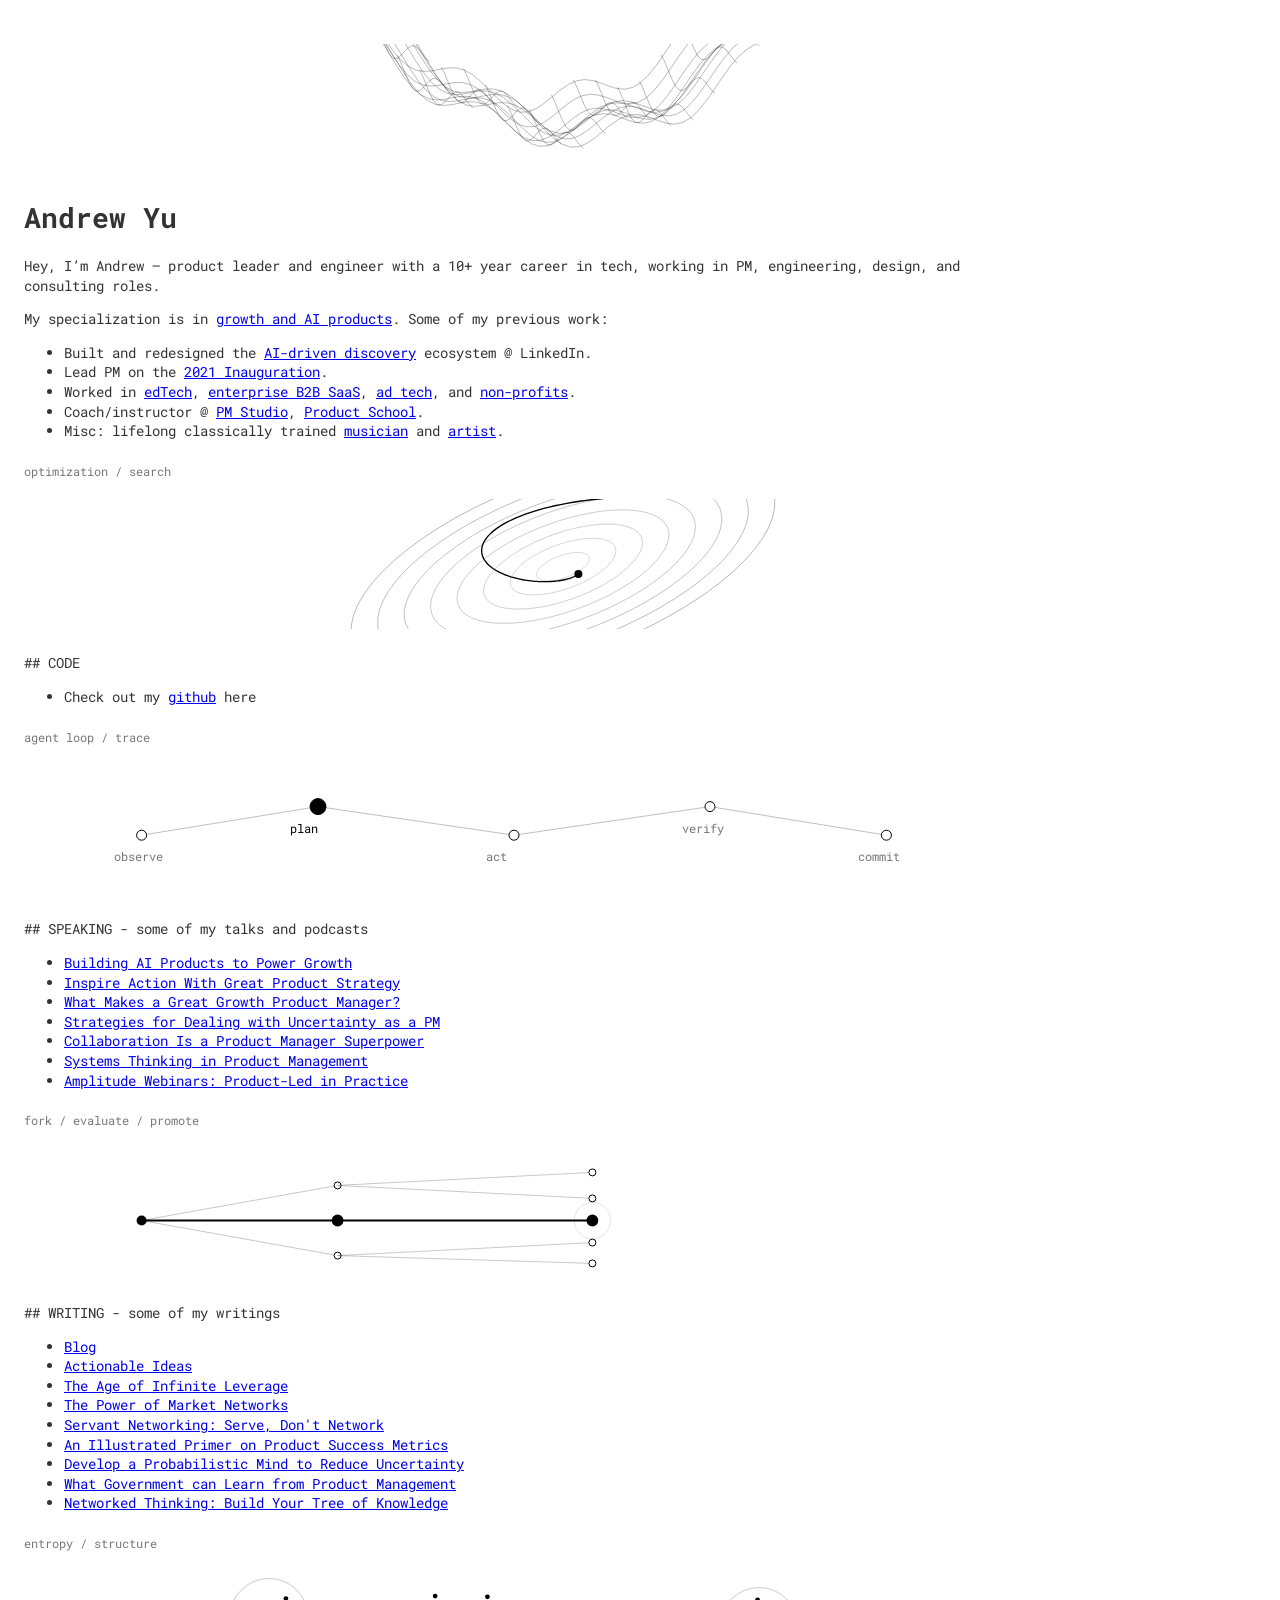
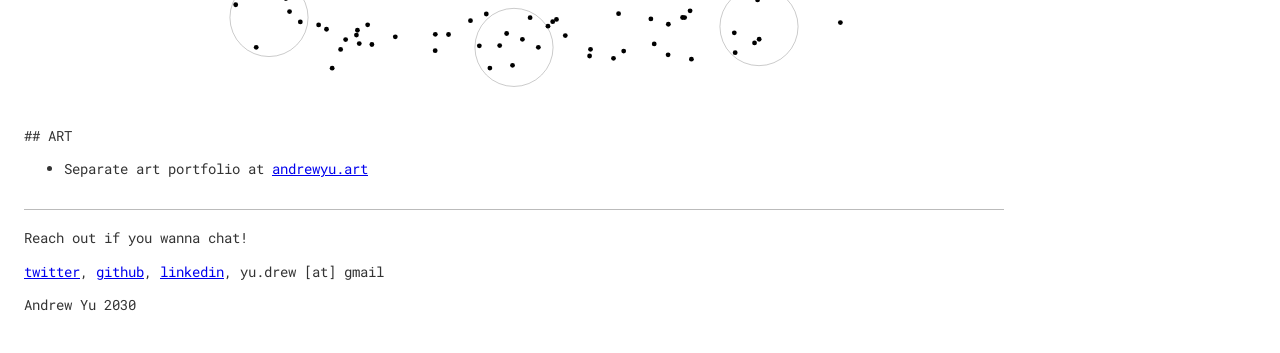
<file: index.html>
<!DOCTYPE html>
<html lang="en">
<head>
  <meta charset="utf-8">
  <meta name="viewport" content="width=device-width, initial-scale=1">
  <title>Andrew Yu</title>
  <style>
    @import url('https://fonts.googleapis.com/css2?family=Roboto+Mono&display=swap');

    body {
      margin: 0;
      padding: 24px;
      font-family: 'Roboto Mono', monospace;
      font-size: 14px;
      line-height: 1.4;
      color: #333;
      background: #fff;
      max-width: 980px;
    }

    a { color: #00e; }
    h1 { margin-top: 0; }

    .viz {
      width: 100%;
      height: 130px;
      margin: 20px 0 24px;
      display: block;
      border: 0;
      pointer-events: none;
      contain: layout paint;
    }

    .viz-label {
      color: #777;
      font-size: 12px;
      margin: 22px 0 6px;
    }

    hr {
      border: 0;
      border-top: 1px solid #bbb;
      margin: 30px 0 18px;
    }

    @media (max-width: 700px) {
      body {
        padding: 18px;
      }

      .viz {
        height: 92px;
        margin: 14px 0 18px;
      }

      .viz-label {
        margin: 18px 0 4px;
      }
    }
  </style>
</head>

<body>
  <canvas id="gradient3d" class="viz"></canvas>

  <header>
    <h1>Andrew Yu</h1>
  </header>

  <p>
    Hey, I’m Andrew – product leader and engineer with a 10+ year career in tech,
    working in PM, engineering, design, and consulting roles.
  </p>

  <p>
    My specialization is in
    <a href="https://www.youtube.com/watch?v=nJNQex8ru6o&ab_channel=ProductSchool">growth and AI products</a>.
    Some of my previous work:
  </p>

  <ul>
    <li>Built and redesigned the <a href="https://engineering.linkedin.com/blog/2020/helping-members-discover-communities-around-interests">AI-driven discovery</a> ecosystem @ LinkedIn.</li>
    <li>Lead PM on the <a href="https://productsthatcount.com/biden-campaign-fmr-sr-pm-on-the-2021-inauguration-as-a-digital-first-experience/">2021 Inauguration</a>.</li>
    <li>Worked in <a href="https://www.cerego.com/blog/cerego-wins-ai-breakthrough-award-for-best-solution-in-education">edTech</a>, <a href="https://www.simplus.com/simplus-acquires-cirrusone/">enterprise B2B SaaS</a>, <a href="https://www.makethunder.com/">ad tech</a>, and <a href="https://build.org/">non-profits</a>.</li>
    <li>Coach/instructor @ <a href="https://executive.berkeley.edu/programs/product-management-studio">PM Studio</a>, <a href="https://productschool.com/product-leaders/andrew-yu">Product School</a>.</li>
    <li>Misc: lifelong classically trained <a href="https://soundcloud.com/andrewchando">musician</a> and <a href="https://andrewyu.art/">artist</a>.</li>
  </ul>

  <div class="viz-label">optimization / search</div>
  <canvas id="contour" class="viz"></canvas>

  <p>## CODE</p>
  <ul>
    <li>Check out my <a href="https://github.com/andrewyu0">github</a> here</li>
  </ul>

  <div class="viz-label">agent loop / trace</div>
  <canvas id="tracegraph" class="viz"></canvas>

  <p>## SPEAKING - some of my talks and podcasts</p>
  <ul>
    <li><a href="https://www.youtube.com/watch?v=nJNQex8ru6o&ab_channel=ProductSchool">Building AI Products to Power Growth</a></li>
    <li><a href="https://www.youtube.com/watch?v=63zziyth-G4&ab_channel=ProductSchool">Inspire Action With Great Product Strategy</a></li>
    <li><a href="https://www.youtube.com/watch?v=JI9qLSXEe94&ab_channel=ProductGym%27sPMProgram">What Makes a Great Growth Product Manager?</a></li>
    <li><a href="https://www.youtube.com/watch?v=rQuPmAJNgds&ab_channel=ProductSchool">Strategies for Dealing with Uncertainty as a PM</a></li>
    <li><a href="https://www.youtube.com/watch?v=8co5HNKPU_s&ab_channel=ProductGym%27sPMProgram">Collaboration Is a Product Manager Superpower</a></li>
    <li><a href="https://www.youtube.com/watch?v=6w-bVBcknnQ&ab_channel=ProductGym%27sPMProgram">Systems Thinking in Product Management</a></li>
    <li><a href="https://info.amplitude.com/product_led_in_practice_feb17_video">Amplitude Webinars: Product-Led in Practice</a></li>
  </ul>

  <div class="viz-label">fork / evaluate / promote</div>
  <canvas id="forktree" class="viz"></canvas>

  <p>## WRITING - some of my writings</p>
  <ul>
    <li><a href="/blog/">Blog</a></li>
    <li><a href="https://www.linkedin.com/newsletters/actionable-ideas-6608103624440721408/">Actionable Ideas</a></li>
    <li><a href="https://www.linkedin.com/pulse/age-infinite-leverage-andrew-c-yu?trk=news-guest_share-article">The Age of Infinite Leverage</a></li>
    <li><a href="https://www.linkedin.com/pulse/power-market-networks-andrew-yu?trk=news-guest_share-article">The Power of Market Networks</a></li>
    <li><a href="https://www.linkedin.com/pulse/servant-networking-serve-dont-network-andrew-c-yu-1c?trk=news-guest">Servant Networking: Serve, Don't Network</a></li>
    <li><a href="https://www.linkedin.com/pulse/product-metrics-illustrated-primer-choosing-refining-tracking-yu?trk=news-guest_share-article">An Illustrated Primer on Product Success Metrics</a></li>
    <li><a href="https://www.linkedin.com/pulse/develop-probabilistic-mind-reduce-uncertainty-andrew-c-yu?trk=news-guest_share-article">Develop a Probabilistic Mind to Reduce Uncertainty</a></li>
    <li><a href="https://www.linkedin.com/pulse/what-government-can-learn-from-product-management-andrew-c-yu?trk=news-guest_share-article">What Government can Learn from Product Management</a></li>
    <li><a href="https://www.linkedin.com/pulse/networked-thinking-build-your-tree-knowledge-andrew-c-yu?trk=news-guest">Networked Thinking: Build Your Tree of Knowledge</a></li>
  </ul>

  <div class="viz-label">entropy / structure</div>
  <canvas id="entropy" class="viz"></canvas>

  <p>## ART</p>
  <ul>
    <li>Separate art portfolio at <a href="https://www.andrewyu.art">andrewyu.art</a></li>
  </ul>

  <hr>

  <p>Reach out if you wanna chat!</p>
  <p>
    <a href="https://twitter.com/andrewcyu">twitter</a>,
    <a href="https://github.com/andrewyu0">github</a>,
    <a href="https://www.linkedin.com/in/andrewchandoyu/">linkedin</a>,
    yu.drew [at] gmail
  </p>

  <!-- ethos inspo by karpathy.ai + motherfuckingwebsite.com -->
  <p>Andrew Yu 2030</p>

<script>
const activeCanvases = new WeakMap();

const observer = new IntersectionObserver(entries => {
  for (const entry of entries) {
    activeCanvases.set(entry.target, entry.isIntersecting);
  }
}, { rootMargin: "120px" });

function setupCanvas(id) {
  const canvas = document.getElementById(id);
  if (!canvas) return null;

  observer.observe(canvas);
  activeCanvases.set(canvas, false);

  const dpr = Math.min(window.devicePixelRatio || 1, 1.5);
  const rect = canvas.getBoundingClientRect();

  canvas.width = Math.floor(rect.width * dpr);
  canvas.height = Math.floor(rect.height * dpr);

  const ctx = canvas.getContext("2d", { alpha: true });
  ctx.setTransform(dpr, 0, 0, dpr, 0, 0);

  return { canvas, ctx, w: rect.width, h: rect.height };
}

function loop(canvas, draw) {
  function frame() {
    if (activeCanvases.get(canvas)) draw();
    requestAnimationFrame(frame);
  }
  requestAnimationFrame(frame);
}

/* 01 / pseudo-3D gradient descent surface */
(function () {
  const s = setupCanvas("gradient3d"); if (!s) return;
  const { ctx, w, h } = s;
  let t = 0;

  function z(x, y) {
    return Math.sin(x * 0.055 + t * 0.018) * 14 +
      Math.cos(y * 0.07) * 10 +
      0.0028 * ((x - w * 0.55) ** 2 + (y - h * 0.45) ** 2);
  }

  function project(x, y, zz) {
    return {
      x: x + (y - h / 2) * 0.45,
      y: h * 0.64 + (y - h / 2) * 0.22 - zz
    };
  }

  function draw() {
    ctx.clearRect(0, 0, w, h);
    ctx.lineWidth = 0.8;
    ctx.strokeStyle = "rgba(0,0,0,0.35)";

    for (let y = 8; y < h; y += 14) {
      ctx.beginPath();
      for (let x = -70; x < w; x += 8) {
        const p = project(x, y, z(x, y));
        x === -70 ? ctx.moveTo(p.x, p.y) : ctx.lineTo(p.x, p.y);
      }
      ctx.stroke();
    }

    for (let x = -40; x < w; x += 22) {
      ctx.beginPath();
      for (let y = 6; y < h; y += 8) {
        const p = project(x, y, z(x, y));
        y === 6 ? ctx.moveTo(p.x, p.y) : ctx.lineTo(p.x, p.y);
      }
      ctx.stroke();
    }

    const u = t * 0.012;
    const px = w * 0.78 - u * 42;
    const py = h * 0.18 + u * 19;
    const p = project(px, py, z(px, py));

    ctx.beginPath();
    ctx.arc(p.x, p.y, 4, 0, Math.PI * 2);
    ctx.fillStyle = "black";
    ctx.fill();

    t++;
  }

  loop(s.canvas, draw);
})();

/* 02 / contour descent */
(function () {
  const s = setupCanvas("contour"); if (!s) return;
  const { ctx, w, h } = s;
  let t = 0;

  function draw() {
    ctx.clearRect(0, 0, w, h);
    const cx = w * 0.55;
    const cy = h * 0.52;

    ctx.lineWidth = 1;
    for (let r = 18; r < 145; r += 18) {
      ctx.beginPath();
      ctx.ellipse(cx, cy, r * 1.55, r * 0.62, -0.35, 0, Math.PI * 2);
      ctx.strokeStyle = `rgba(0,0,0,${0.12 + r / 900})`;
      ctx.stroke();
    }

    ctx.beginPath();
    for (let i = 0; i < 120; i++) {
      const k = i / 119;
      const angle = 5.2 - k * 4.6;
      const radius = 128 * Math.exp(-2.25 * k);
      const x = cx + Math.cos(angle) * radius * 1.55;
      const y = cy + Math.sin(angle) * radius * 0.62;
      i === 0 ? ctx.moveTo(x, y) : ctx.lineTo(x, y);
    }
    ctx.strokeStyle = "black";
    ctx.lineWidth = 1.35;
    ctx.stroke();

    const k = (Math.sin(t * 0.018) + 1) / 2;
    const angle = 5.2 - k * 4.6;
    const radius = 128 * Math.exp(-2.25 * k);
    const x = cx + Math.cos(angle) * radius * 1.55;
    const y = cy + Math.sin(angle) * radius * 0.62;

    ctx.beginPath();
    ctx.arc(x, y, 4, 0, Math.PI * 2);
    ctx.fillStyle = "black";
    ctx.fill();

    t++;
  }

  loop(s.canvas, draw);
})();

/* 03 / agent trace graph */
(function () {
  const s = setupCanvas("tracegraph"); if (!s) return;
  const { ctx, w, h } = s;
  let t = 0;

  const nodes = [
    ["observe", 0.12, 0.54],
    ["plan",    0.30, 0.32],
    ["act",     0.50, 0.54],
    ["verify",  0.70, 0.32],
    ["commit",  0.88, 0.54],
  ];

  function draw() {
    ctx.clearRect(0, 0, w, h);

    ctx.lineWidth = 1;
    for (let i = 0; i < nodes.length - 1; i++) {
      const a = nodes[i], b = nodes[i + 1];
      ctx.beginPath();
      ctx.moveTo(a[1] * w, a[2] * h);
      ctx.lineTo(b[1] * w, b[2] * h);
      ctx.strokeStyle = "rgba(0,0,0,0.25)";
      ctx.stroke();
    }

    const active = Math.floor((t / 38) % nodes.length);

    nodes.forEach((n, i) => {
      const x = n[1] * w, y = n[2] * h;
      ctx.beginPath();
      ctx.arc(x, y, i === active ? 8 : 5, 0, Math.PI * 2);
      ctx.fillStyle = i === active ? "black" : "white";
      ctx.fill();
      ctx.strokeStyle = "black";
      ctx.stroke();

      ctx.fillStyle = i === active ? "black" : "#777";
      ctx.font = "12px Roboto Mono, monospace";
      ctx.fillText(n[0], x - 28, y + 26);
    });

    t++;
  }

  loop(s.canvas, draw);
})();

/* 04 / fork rollback promote */
(function () {
  const s = setupCanvas("forktree"); if (!s) return;
  const { ctx, w, h } = s;
  let t = 0;

  function drawBranch(x1, y1, x2, y2, promoted) {
    ctx.beginPath();
    ctx.moveTo(x1, y1);
    ctx.lineTo(x2, y2);
    ctx.strokeStyle = promoted ? "black" : "rgba(0,0,0,0.22)";
    ctx.lineWidth = promoted ? 1.8 : 1;
    ctx.stroke();

    ctx.beginPath();
    ctx.arc(x2, y2, promoted ? 5 : 3.5, 0, Math.PI * 2);
    ctx.fillStyle = promoted ? "black" : "white";
    ctx.fill();
    ctx.strokeStyle = "black";
    ctx.stroke();
  }

  function draw() {
    ctx.clearRect(0, 0, w, h);

    const root = [w * 0.12, h * 0.55];
    const branches = [
      [w * 0.32, h * 0.28],
      [w * 0.32, h * 0.55],
      [w * 0.32, h * 0.82],
    ];
    const finals = [
      [w * 0.58, h * 0.18],
      [w * 0.58, h * 0.38],
      [w * 0.58, h * 0.55],
      [w * 0.58, h * 0.72],
      [w * 0.58, h * 0.88],
    ];

    ctx.beginPath();
    ctx.arc(root[0], root[1], 5, 0, Math.PI * 2);
    ctx.fillStyle = "black";
    ctx.fill();

    branches.forEach((b, i) => drawBranch(root[0], root[1], b[0], b[1], i === 1));

    drawBranch(branches[0][0], branches[0][1], finals[0][0], finals[0][1], false);
    drawBranch(branches[0][0], branches[0][1], finals[1][0], finals[1][1], false);
    drawBranch(branches[1][0], branches[1][1], finals[2][0], finals[2][1], true);
    drawBranch(branches[2][0], branches[2][1], finals[3][0], finals[3][1], false);
    drawBranch(branches[2][0], branches[2][1], finals[4][0], finals[4][1], false);

    const pulse = (Math.sin(t * 0.06) + 1) / 2;
    ctx.beginPath();
    ctx.arc(finals[2][0], finals[2][1], 11 + pulse * 8, 0, Math.PI * 2);
    ctx.strokeStyle = `rgba(0,0,0,${0.3 - pulse * 0.22})`;
    ctx.stroke();

    t++;
  }

  loop(s.canvas, draw);
})();

/* 05 / repo entropy field */
(function () {
  const s = setupCanvas("entropy"); if (!s) return;
  const { ctx, w, h } = s;
  let t = 0;

  const pts = Array.from({ length: 54 }, (_, i) => ({
    x: Math.random() * w,
    y: Math.random() * h,
    tx: [0.25, 0.5, 0.75][i % 3] * w + (Math.random() - 0.5) * 38,
    ty: [0.35, 0.58, 0.42][i % 3] * h + (Math.random() - 0.5) * 34,
  }));

  function draw() {
    ctx.clearRect(0, 0, w, h);
    const phase = (Math.sin(t * 0.018) + 1) / 2;

    pts.forEach(p => {
      const x = p.x * (1 - phase) + p.tx * phase;
      const y = p.y * (1 - phase) + p.ty * phase;
      ctx.beginPath();
      ctx.arc(x, y, 2.4, 0, Math.PI * 2);
      ctx.fillStyle = "black";
      ctx.fill();
    });

    [[0.25,0.35], [0.5,0.58], [0.75,0.42]].forEach(c => {
      ctx.beginPath();
      ctx.arc(c[0] * w, c[1] * h, 34 + phase * 8, 0, Math.PI * 2);
      ctx.strokeStyle = `rgba(0,0,0,${0.08 + phase * 0.2})`;
      ctx.stroke();
    });

    t++;
  }

  loop(s.canvas, draw);
})();
</script>
</body>
</html>
</file>
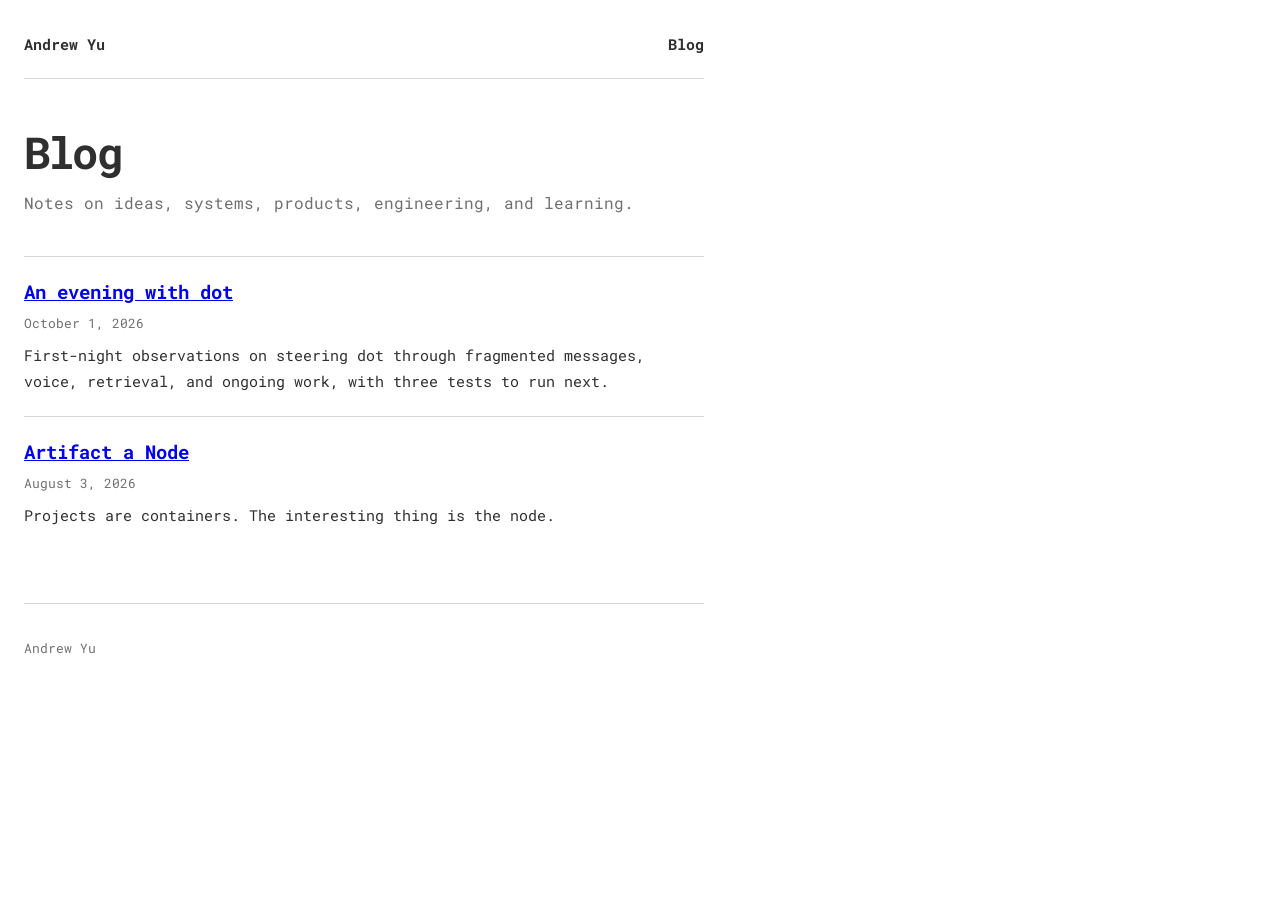
<file: blog/index.html>
<!doctype html>
<html lang="en">
<head>
  <meta charset="utf-8">
  <meta name="viewport" content="width=device-width, initial-scale=1">
  <title>Blog — Andrew Yu</title>
  <meta name="description" content="Writing by Andrew Yu about ideas, systems, products, engineering, and learning.">
  <link rel="canonical" href="https://andrewyu.co/blog/">

  <meta property="og:type" content="website">
  <meta property="og:site_name" content="Andrew Yu">
  <meta property="og:title" content="Blog — Andrew Yu">
  <meta property="og:description" content="Writing by Andrew Yu about ideas, systems, products, engineering, and learning.">
  <meta property="og:url" content="https://andrewyu.co/blog/">

  <link rel="preconnect" href="https://fonts.googleapis.com">
  <link rel="preconnect" href="https://fonts.gstatic.com" crossorigin>
  <link href="https://fonts.googleapis.com/css2?family=Roboto+Mono&amp;display=swap" rel="stylesheet">
  <link rel="stylesheet" href="/blog/styles.css">
</head>

<body>
  <header class="site-header">
    <a href="/">Andrew Yu</a>
    <nav aria-label="Primary navigation">
      <a href="/blog/" aria-current="page">Blog</a>
    </nav>
  </header>

  <main>
    <header>
      <h1>Blog</h1>
      <p class="intro">Notes on ideas, systems, products, engineering, and learning.</p>
    </header>

    <ol class="post-list">
      <li>
	<article>
	  <h2><a href="/blog/first-evening-with-dot/">An evening with dot</a></h2>
	  <time datetime="2026-10-01">October 1, 2026</time>
	  <p>First-night observations on steering dot through fragmented messages, voice, retrieval, and ongoing work, with three tests to run next.</p>
	</article>
      </li>
      <li>
        <article>
          <h2><a href="/blog/artifact-a-node/">Artifact a Node</a></h2>
          <time datetime="2026-08-03">August 3, 2026</time>
          <p>Projects are containers. The interesting thing is the node.</p>
        </article>
      </li>
    </ol>
  </main>

  <footer class="site-footer">
    <p>Andrew Yu</p>
  </footer>
</body>
</html>
</file>
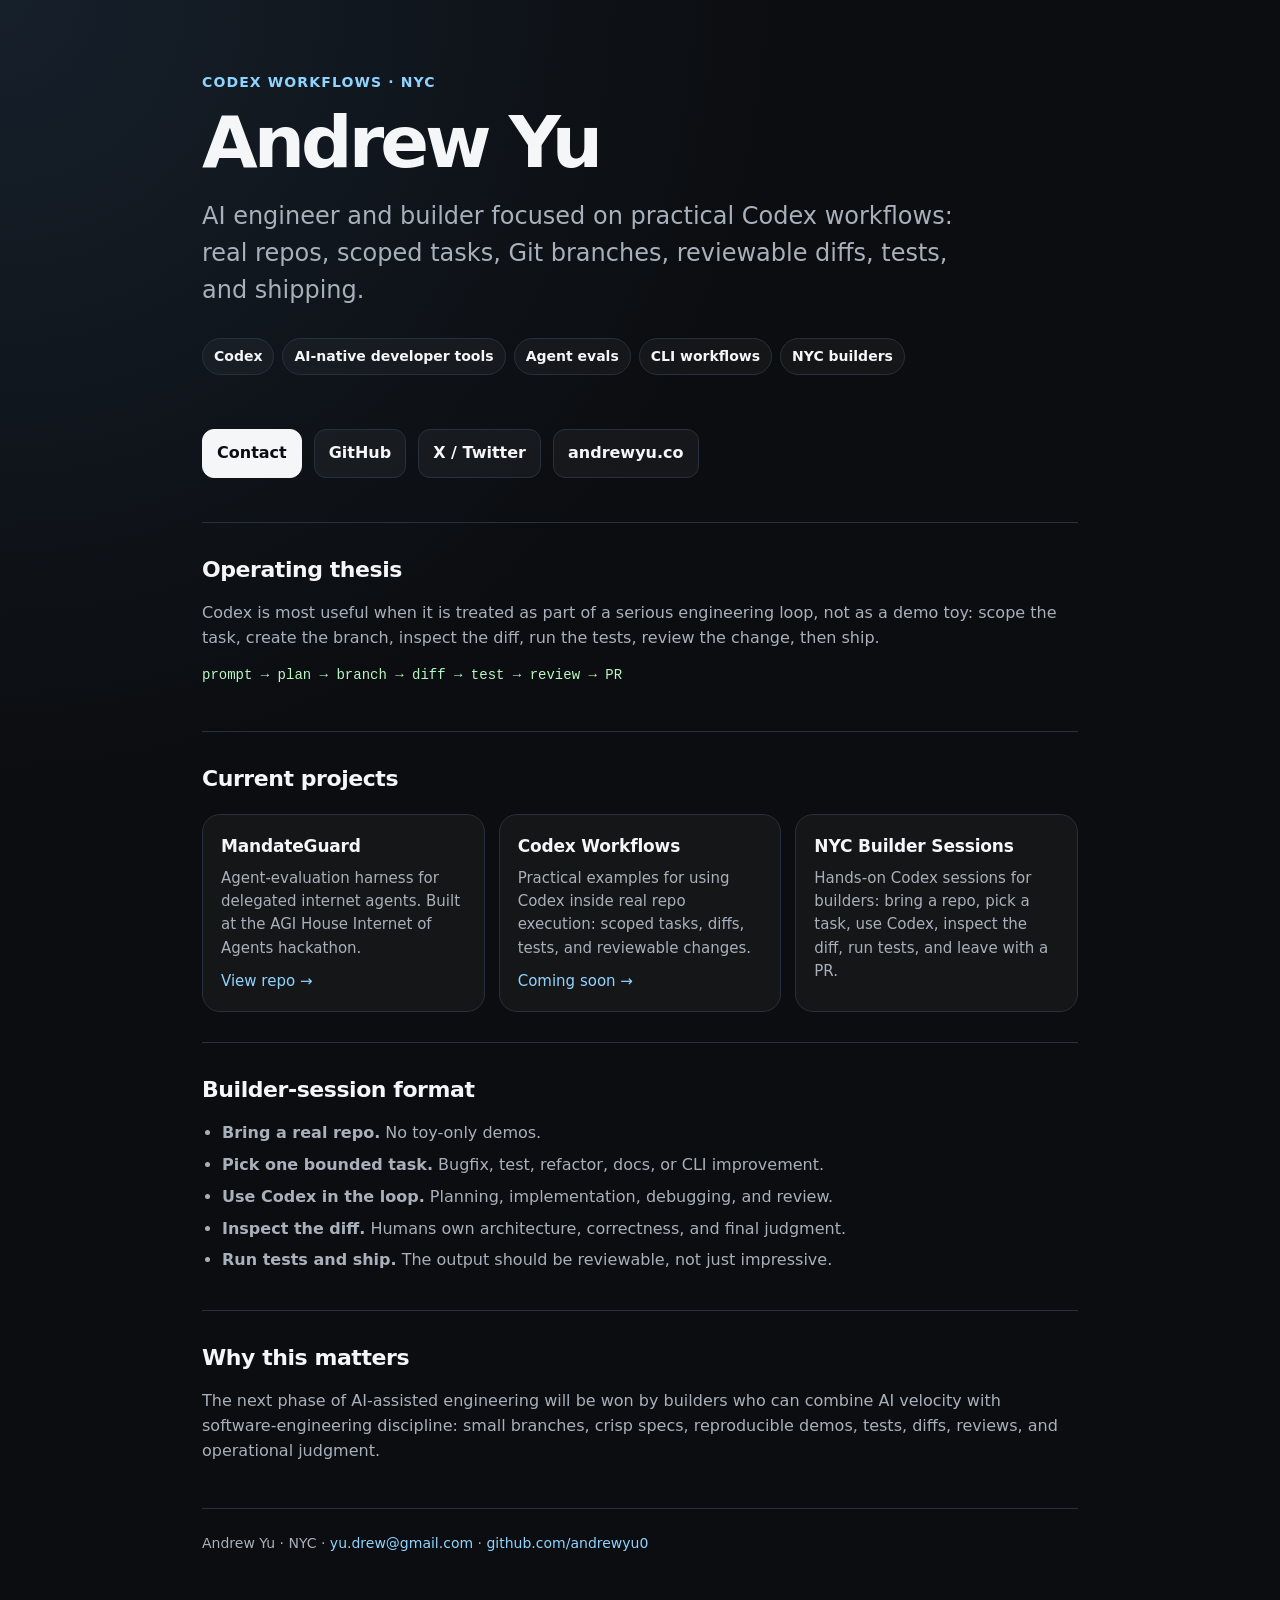
<file: codex/index.html>
<!doctype html>
<html lang="en">
<head>
  <meta charset="utf-8" />
  <meta name="viewport" content="width=device-width, initial-scale=1" />
  <title>Andrew Yu — Codex Workflows</title>
  <meta name="description" content="Andrew Yu — AI engineer in NYC building practical Codex workflows: real repos, branches, diffs, tests, and shipping." />

  <style>
    :root {
      --bg: #0b0d10;
      --panel: #12161c;
      --text: #f4f6f8;
      --muted: #a8b0bb;
      --line: #27313d;
      --accent: #8fd3ff;
      --accent2: #b7f7c2;
      --max: 920px;
    }

    * { box-sizing: border-box; }

    body {
      margin: 0;
      font-family: ui-sans-serif, system-ui, -apple-system, BlinkMacSystemFont, "Segoe UI", sans-serif;
      background: radial-gradient(circle at top left, #16202b 0, var(--bg) 38%);
      color: var(--text);
      line-height: 1.55;
    }

    main {
      max-width: var(--max);
      margin: 0 auto;
      padding: 72px 22px 56px;
    }

    header {
      margin-bottom: 44px;
    }

    .eyebrow {
      color: var(--accent);
      font-size: 14px;
      font-weight: 700;
      letter-spacing: 0.08em;
      text-transform: uppercase;
      margin-bottom: 14px;
    }

    h1 {
      font-size: clamp(40px, 7vw, 72px);
      line-height: 0.95;
      letter-spacing: -0.055em;
      margin: 0 0 22px;
    }

    .subtitle {
      max-width: 760px;
      font-size: clamp(18px, 2.2vw, 24px);
      color: var(--muted);
      margin: 0 0 28px;
    }

    .tagline {
      display: inline-flex;
      flex-wrap: wrap;
      gap: 8px;
      margin: 0 0 28px;
    }

    .pill {
      border: 1px solid var(--line);
      background: rgba(255,255,255,0.035);
      color: var(--text);
      padding: 7px 11px;
      border-radius: 999px;
      font-size: 14px;
      font-weight: 650;
    }

    .actions {
      display: flex;
      flex-wrap: wrap;
      gap: 12px;
      margin-top: 26px;
    }

    a {
      color: var(--accent);
      text-decoration: none;
    }

    a:hover {
      text-decoration: underline;
    }

    .button {
      display: inline-flex;
      align-items: center;
      justify-content: center;
      border: 1px solid var(--line);
      border-radius: 12px;
      padding: 11px 14px;
      color: var(--text);
      background: rgba(255,255,255,0.045);
      font-weight: 700;
      text-decoration: none;
    }

    .button.primary {
      background: var(--text);
      color: var(--bg);
      border-color: var(--text);
    }

    .button:hover {
      text-decoration: none;
      transform: translateY(-1px);
    }

    section {
      border-top: 1px solid var(--line);
      padding: 30px 0;
    }

    h2 {
      font-size: 22px;
      letter-spacing: -0.02em;
      margin: 0 0 14px;
    }

    p {
      color: var(--muted);
      margin: 0 0 14px;
    }

    .grid {
      display: grid;
      grid-template-columns: repeat(3, 1fr);
      gap: 14px;
      margin-top: 18px;
    }

    .card {
      border: 1px solid var(--line);
      background: rgba(255,255,255,0.035);
      border-radius: 18px;
      padding: 18px;
      min-height: 150px;
    }

    .card h3 {
      font-size: 17px;
      margin: 0 0 8px;
      letter-spacing: -0.01em;
    }

    .card p {
      font-size: 15px;
      margin: 0;
    }

    .mono {
      font-family: ui-monospace, SFMono-Regular, Menlo, Monaco, Consolas, monospace;
      color: var(--accent2);
      font-size: 14px;
    }

    ul {
      margin: 10px 0 0;
      padding-left: 20px;
      color: var(--muted);
    }

    li {
      margin: 7px 0;
    }

    footer {
      border-top: 1px solid var(--line);
      padding-top: 24px;
      color: var(--muted);
      font-size: 14px;
    }

    @media (max-width: 760px) {
      main { padding-top: 48px; }
      .grid { grid-template-columns: 1fr; }
    }
  </style>
</head>

<body>
  <main>
    <header>
      <div class="eyebrow">Codex workflows · NYC</div>

      <h1>Andrew Yu</h1>

      <p class="subtitle">
        AI engineer and builder focused on practical Codex workflows:
        real repos, scoped tasks, Git branches, reviewable diffs, tests, and shipping.
      </p>

      <div class="tagline" aria-label="Focus areas">
        <span class="pill">Codex</span>
        <span class="pill">AI-native developer tools</span>
        <span class="pill">Agent evals</span>
        <span class="pill">CLI workflows</span>
        <span class="pill">NYC builders</span>
      </div>

      <div class="actions">
        <a class="button primary" href="mailto:yu.drew@gmail.com">Contact</a>
        <a class="button" href="https://github.com/andrewyu0">GitHub</a>
        <a class="button" href="https://x.com/andrewcyu">X / Twitter</a>
        <a class="button" href="https://andrewyu.co">andrewyu.co</a>
      </div>
    </header>

    <section>
      <h2>Operating thesis</h2>
      <p>
        Codex is most useful when it is treated as part of a serious engineering loop,
        not as a demo toy: scope the task, create the branch, inspect the diff,
        run the tests, review the change, then ship.
      </p>
      <p class="mono">
        prompt → plan → branch → diff → test → review → PR
      </p>
    </section>

    <section>
      <h2>Current projects</h2>

      <div class="grid">
        <article class="card">
          <h3>MandateGuard</h3>
          <p>
            Agent-evaluation harness for delegated internet agents. Built at the AGI House
            Internet of Agents hackathon.
          </p>
          <p style="margin-top:10px;">
            <a href="https://github.com/andrewyu0/mandateguard">View repo →</a>
          </p>
        </article>

        <article class="card">
          <h3>Codex Workflows</h3>
          <p>
            Practical examples for using Codex inside real repo execution:
            scoped tasks, diffs, tests, and reviewable changes.
          </p>
          <p style="margin-top:10px;">
            <a href="https://github.com/andrewyu0/codex-workflows">Coming soon →</a>
          </p>
        </article>

        <article class="card">
          <h3>NYC Builder Sessions</h3>
          <p>
            Hands-on Codex sessions for builders: bring a repo, pick a task,
            use Codex, inspect the diff, run tests, and leave with a PR.
          </p>
        </article>
      </div>
    </section>

    <section>
      <h2>Builder-session format</h2>
      <ul>
        <li><strong>Bring a real repo.</strong> No toy-only demos.</li>
        <li><strong>Pick one bounded task.</strong> Bugfix, test, refactor, docs, or CLI improvement.</li>
        <li><strong>Use Codex in the loop.</strong> Planning, implementation, debugging, and review.</li>
        <li><strong>Inspect the diff.</strong> Humans own architecture, correctness, and final judgment.</li>
        <li><strong>Run tests and ship.</strong> The output should be reviewable, not just impressive.</li>
      </ul>
    </section>

    <section>
      <h2>Why this matters</h2>
      <p>
        The next phase of AI-assisted engineering will be won by builders who can combine
        AI velocity with software-engineering discipline: small branches, crisp specs,
        reproducible demos, tests, diffs, reviews, and operational judgment.
      </p>
    </section>

    <footer>
      <p>
        Andrew Yu · NYC ·
        <a href="mailto:yu.drew@gmail.com">yu.drew@gmail.com</a> ·
        <a href="https://github.com/andrewyu0">github.com/andrewyu0</a>
      </p>
    </footer>
  </main>
</body>
</html>
</file>
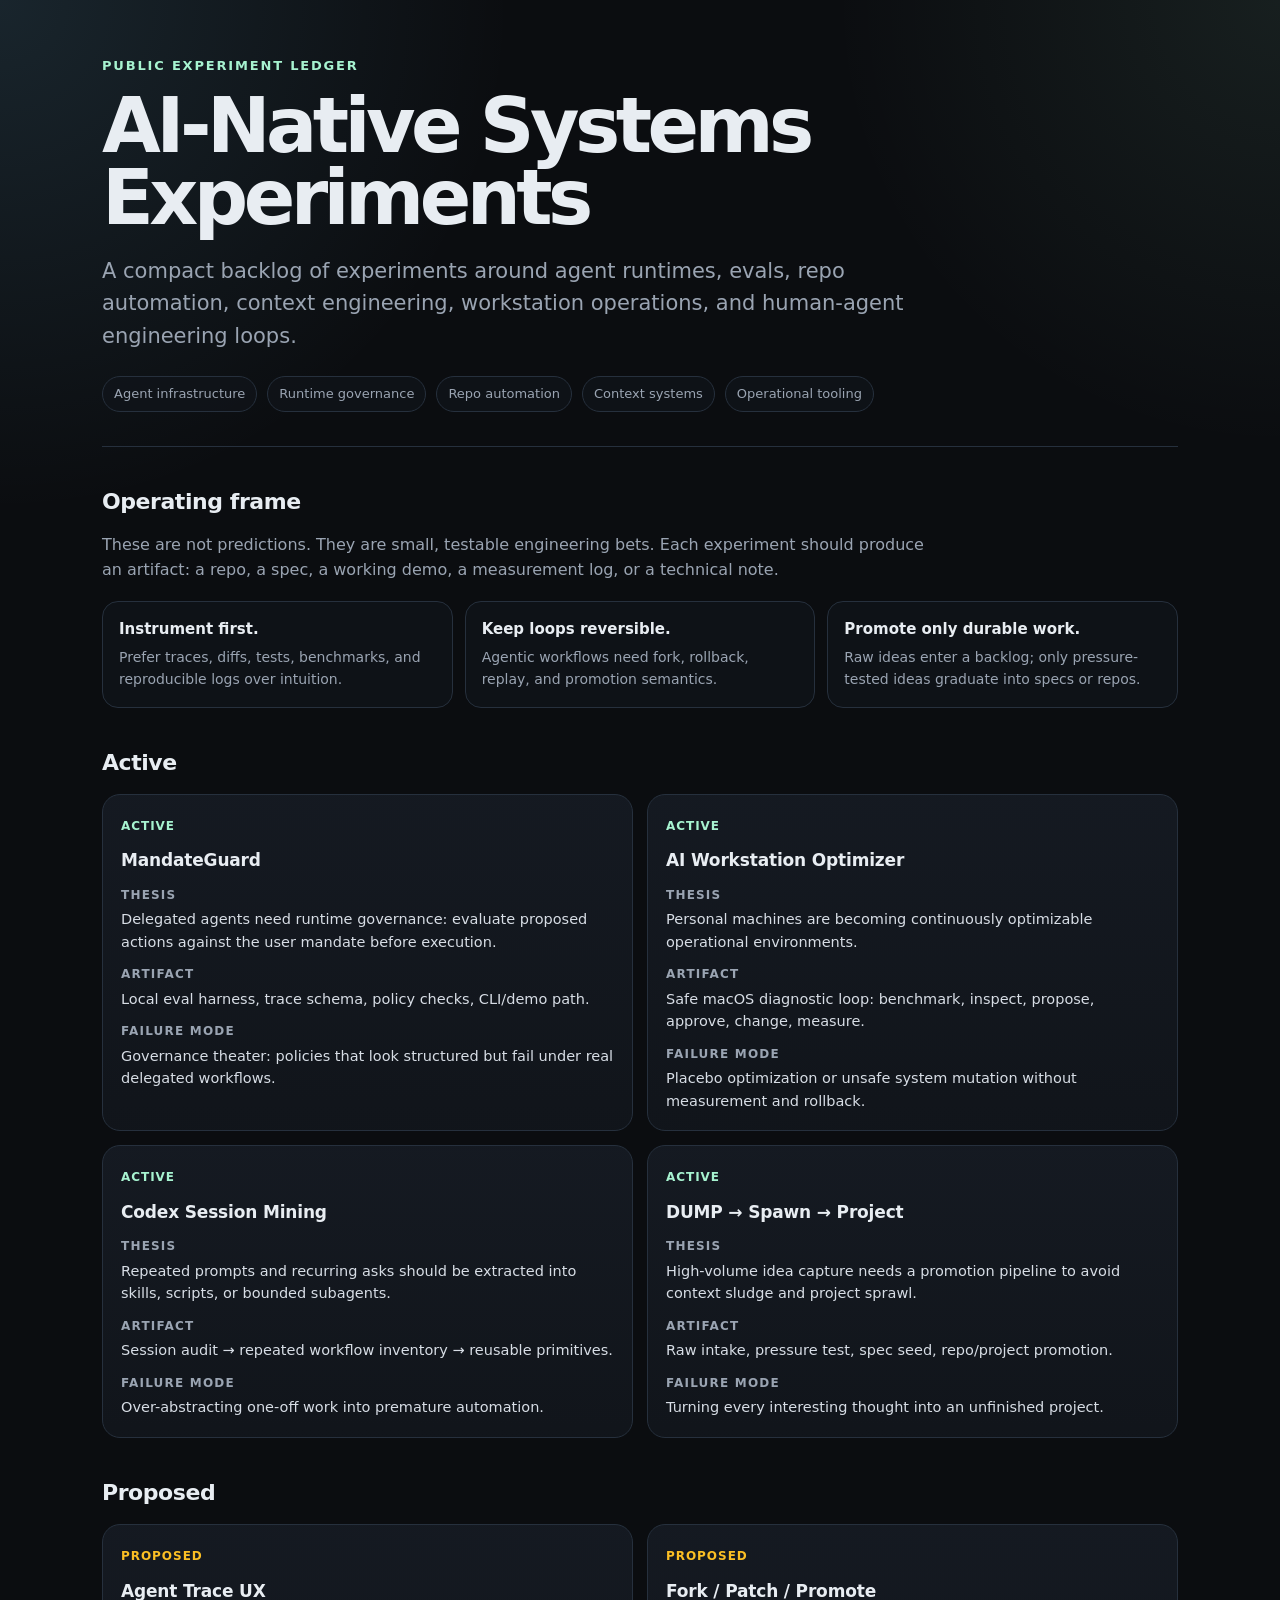
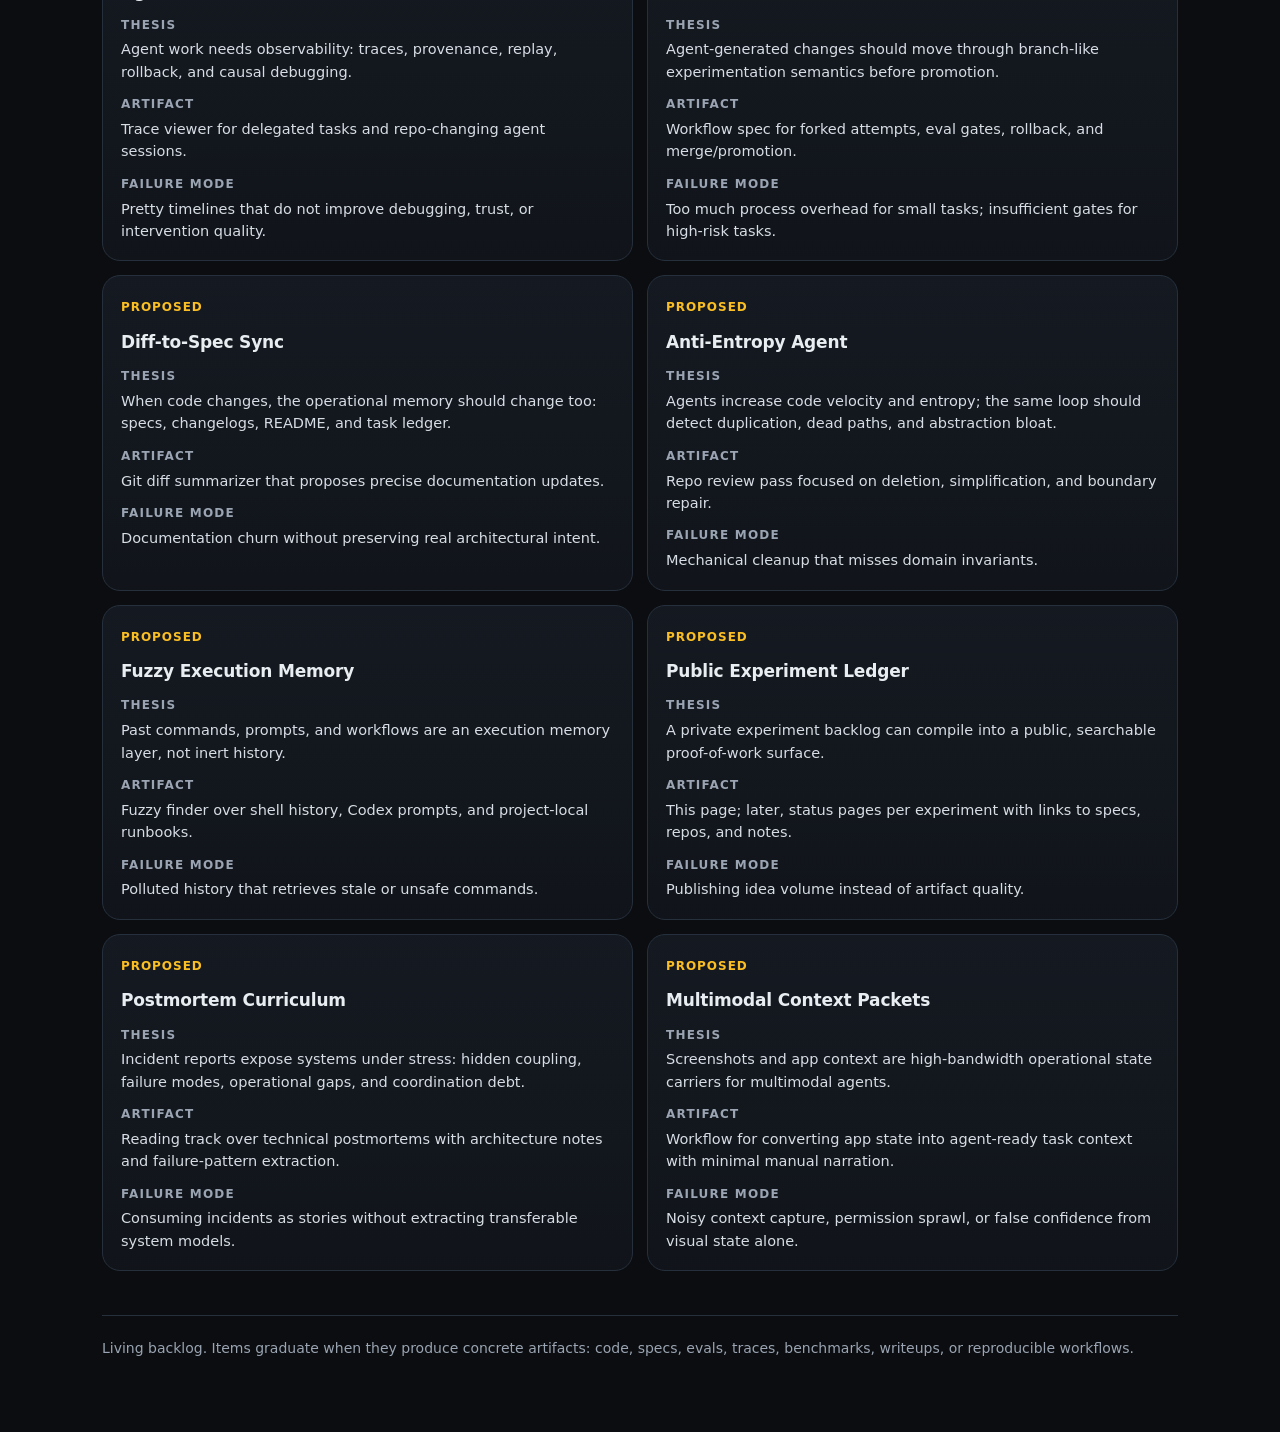
<file: experiments/index.html>
<!doctype html>
<html lang="en">
<head>
  <meta charset="utf-8" />
  <meta name="viewport" content="width=device-width, initial-scale=1" />
  <title>AI-Native Systems Experiments — Andrew Yu</title>
  <meta name="description" content="A compact public backlog of AI-native systems experiments across agent runtimes, repo automation, context engineering, workstation ops, and technical learning loops." />
  <style>
    :root {
      --bg: #0b0d10;
      --panel: #11151b;
      --panel2: #151a22;
      --text: #e8edf2;
      --muted: #9aa4b2;
      --line: #26303d;
      --accent: #7dd3fc;
      --accent2: #a7f3d0;
      --warn: #fbbf24;
      --max: 1120px;
    }

    * { box-sizing: border-box; }

    body {
      margin: 0;
      background:
        radial-gradient(circle at top left, rgba(125, 211, 252, 0.12), transparent 32rem),
        radial-gradient(circle at top right, rgba(167, 243, 208, 0.08), transparent 28rem),
        var(--bg);
      color: var(--text);
      font-family: ui-sans-serif, system-ui, -apple-system, BlinkMacSystemFont, "Segoe UI", sans-serif;
      line-height: 1.55;
    }

    a { color: var(--accent); text-decoration: none; }
    a:hover { text-decoration: underline; }

    .wrap {
      max-width: var(--max);
      margin: 0 auto;
      padding: 56px 22px 72px;
    }

    header {
      border-bottom: 1px solid var(--line);
      padding-bottom: 34px;
      margin-bottom: 34px;
    }

    .eyebrow {
      color: var(--accent2);
      font-size: 13px;
      letter-spacing: 0.14em;
      text-transform: uppercase;
      font-weight: 700;
      margin-bottom: 14px;
    }

    h1 {
      font-size: clamp(40px, 7vw, 76px);
      line-height: 0.95;
      letter-spacing: -0.06em;
      margin: 0 0 20px;
    }

    .subtitle {
      max-width: 820px;
      color: var(--muted);
      font-size: clamp(17px, 2vw, 21px);
      margin: 0;
    }

    .meta {
      display: flex;
      flex-wrap: wrap;
      gap: 10px;
      margin-top: 24px;
    }

    .pill {
      border: 1px solid var(--line);
      background: rgba(17, 21, 27, 0.7);
      color: var(--muted);
      border-radius: 999px;
      padding: 7px 11px;
      font-size: 13px;
    }

    section { margin-top: 38px; }

    h2 {
      font-size: 22px;
      letter-spacing: -0.02em;
      margin: 0 0 14px;
    }

    .note {
      color: var(--muted);
      max-width: 840px;
      margin: 0 0 18px;
    }

    .grid {
      display: grid;
      grid-template-columns: repeat(2, minmax(0, 1fr));
      gap: 14px;
    }

    .card {
      background: linear-gradient(180deg, rgba(21, 26, 34, 0.98), rgba(17, 21, 27, 0.98));
      border: 1px solid var(--line);
      border-radius: 18px;
      padding: 18px;
      min-height: 178px;
    }

    .card h3 {
      margin: 0 0 8px;
      font-size: 17px;
      letter-spacing: -0.01em;
    }

    .status {
      display: inline-block;
      margin-bottom: 12px;
      font-size: 12px;
      font-weight: 700;
      letter-spacing: 0.08em;
      text-transform: uppercase;
      color: var(--accent2);
    }

    .status.proposed { color: var(--warn); }

    .label {
      color: var(--muted);
      font-size: 12px;
      text-transform: uppercase;
      letter-spacing: 0.1em;
      font-weight: 700;
      margin-top: 12px;
    }

    .card p {
      margin: 4px 0 0;
      color: #d7dde5;
      font-size: 14.5px;
    }

    .principles {
      display: grid;
      grid-template-columns: repeat(3, minmax(0, 1fr));
      gap: 12px;
    }

    .principle {
      border: 1px solid var(--line);
      background: rgba(17, 21, 27, 0.7);
      border-radius: 16px;
      padding: 16px;
      color: var(--muted);
      font-size: 14px;
    }

    .principle strong {
      display: block;
      color: var(--text);
      margin-bottom: 6px;
      font-size: 15px;
    }

    footer {
      border-top: 1px solid var(--line);
      margin-top: 44px;
      padding-top: 22px;
      color: var(--muted);
      font-size: 14px;
    }

    @media (max-width: 820px) {
      .grid, .principles { grid-template-columns: 1fr; }
      .wrap { padding-top: 38px; }
    }
  </style>
</head>

<body>
  <main class="wrap">
    <header>
      <div class="eyebrow">Public experiment ledger</div>
      <h1>AI-Native Systems Experiments</h1>
      <p class="subtitle">
        A compact backlog of experiments around agent runtimes, evals, repo automation,
        context engineering, workstation operations, and human-agent engineering loops.
      </p>
      <div class="meta">
        <span class="pill">Agent infrastructure</span>
        <span class="pill">Runtime governance</span>
        <span class="pill">Repo automation</span>
        <span class="pill">Context systems</span>
        <span class="pill">Operational tooling</span>
      </div>
    </header>

    <section>
      <h2>Operating frame</h2>
      <p class="note">
        These are not predictions. They are small, testable engineering bets.
        Each experiment should produce an artifact: a repo, a spec, a working demo,
        a measurement log, or a technical note.
      </p>

      <div class="principles">
        <div class="principle">
          <strong>Instrument first.</strong>
          Prefer traces, diffs, tests, benchmarks, and reproducible logs over intuition.
        </div>
        <div class="principle">
          <strong>Keep loops reversible.</strong>
          Agentic workflows need fork, rollback, replay, and promotion semantics.
        </div>
        <div class="principle">
          <strong>Promote only durable work.</strong>
          Raw ideas enter a backlog; only pressure-tested ideas graduate into specs or repos.
        </div>
      </div>
    </section>

    <section>
      <h2>Active</h2>
      <div class="grid">
        <article class="card">
          <span class="status">Active</span>
          <h3>MandateGuard</h3>
          <div class="label">Thesis</div>
          <p>Delegated agents need runtime governance: evaluate proposed actions against the user mandate before execution.</p>
          <div class="label">Artifact</div>
          <p>Local eval harness, trace schema, policy checks, CLI/demo path.</p>
          <div class="label">Failure mode</div>
          <p>Governance theater: policies that look structured but fail under real delegated workflows.</p>
        </article>

        <article class="card">
          <span class="status">Active</span>
          <h3>AI Workstation Optimizer</h3>
          <div class="label">Thesis</div>
          <p>Personal machines are becoming continuously optimizable operational environments.</p>
          <div class="label">Artifact</div>
          <p>Safe macOS diagnostic loop: benchmark, inspect, propose, approve, change, measure.</p>
          <div class="label">Failure mode</div>
          <p>Placebo optimization or unsafe system mutation without measurement and rollback.</p>
        </article>

        <article class="card">
          <span class="status">Active</span>
          <h3>Codex Session Mining</h3>
          <div class="label">Thesis</div>
          <p>Repeated prompts and recurring asks should be extracted into skills, scripts, or bounded subagents.</p>
          <div class="label">Artifact</div>
          <p>Session audit → repeated workflow inventory → reusable primitives.</p>
          <div class="label">Failure mode</div>
          <p>Over-abstracting one-off work into premature automation.</p>
        </article>

        <article class="card">
          <span class="status">Active</span>
          <h3>DUMP → Spawn → Project</h3>
          <div class="label">Thesis</div>
          <p>High-volume idea capture needs a promotion pipeline to avoid context sludge and project sprawl.</p>
          <div class="label">Artifact</div>
          <p>Raw intake, pressure test, spec seed, repo/project promotion.</p>
          <div class="label">Failure mode</div>
          <p>Turning every interesting thought into an unfinished project.</p>
        </article>
      </div>
    </section>

    <section>
      <h2>Proposed</h2>
      <div class="grid">
        <article class="card">
          <span class="status proposed">Proposed</span>
          <h3>Agent Trace UX</h3>
          <div class="label">Thesis</div>
          <p>Agent work needs observability: traces, provenance, replay, rollback, and causal debugging.</p>
          <div class="label">Artifact</div>
          <p>Trace viewer for delegated tasks and repo-changing agent sessions.</p>
          <div class="label">Failure mode</div>
          <p>Pretty timelines that do not improve debugging, trust, or intervention quality.</p>
        </article>

        <article class="card">
          <span class="status proposed">Proposed</span>
          <h3>Fork / Patch / Promote</h3>
          <div class="label">Thesis</div>
          <p>Agent-generated changes should move through branch-like experimentation semantics before promotion.</p>
          <div class="label">Artifact</div>
          <p>Workflow spec for forked attempts, eval gates, rollback, and merge/promotion.</p>
          <div class="label">Failure mode</div>
          <p>Too much process overhead for small tasks; insufficient gates for high-risk tasks.</p>
        </article>

        <article class="card">
          <span class="status proposed">Proposed</span>
          <h3>Diff-to-Spec Sync</h3>
          <div class="label">Thesis</div>
          <p>When code changes, the operational memory should change too: specs, changelogs, README, and task ledger.</p>
          <div class="label">Artifact</div>
          <p>Git diff summarizer that proposes precise documentation updates.</p>
          <div class="label">Failure mode</div>
          <p>Documentation churn without preserving real architectural intent.</p>
        </article>

        <article class="card">
          <span class="status proposed">Proposed</span>
          <h3>Anti-Entropy Agent</h3>
          <div class="label">Thesis</div>
          <p>Agents increase code velocity and entropy; the same loop should detect duplication, dead paths, and abstraction bloat.</p>
          <div class="label">Artifact</div>
          <p>Repo review pass focused on deletion, simplification, and boundary repair.</p>
          <div class="label">Failure mode</div>
          <p>Mechanical cleanup that misses domain invariants.</p>
        </article>

        <article class="card">
          <span class="status proposed">Proposed</span>
          <h3>Fuzzy Execution Memory</h3>
          <div class="label">Thesis</div>
          <p>Past commands, prompts, and workflows are an execution memory layer, not inert history.</p>
          <div class="label">Artifact</div>
          <p>Fuzzy finder over shell history, Codex prompts, and project-local runbooks.</p>
          <div class="label">Failure mode</div>
          <p>Polluted history that retrieves stale or unsafe commands.</p>
        </article>

        <article class="card">
          <span class="status proposed">Proposed</span>
          <h3>Public Experiment Ledger</h3>
          <div class="label">Thesis</div>
          <p>A private experiment backlog can compile into a public, searchable proof-of-work surface.</p>
          <div class="label">Artifact</div>
          <p>This page; later, status pages per experiment with links to specs, repos, and notes.</p>
          <div class="label">Failure mode</div>
          <p>Publishing idea volume instead of artifact quality.</p>
        </article>

        <article class="card">
          <span class="status proposed">Proposed</span>
          <h3>Postmortem Curriculum</h3>
          <div class="label">Thesis</div>
          <p>Incident reports expose systems under stress: hidden coupling, failure modes, operational gaps, and coordination debt.</p>
          <div class="label">Artifact</div>
          <p>Reading track over technical postmortems with architecture notes and failure-pattern extraction.</p>
          <div class="label">Failure mode</div>
          <p>Consuming incidents as stories without extracting transferable system models.</p>
        </article>

        <article class="card">
          <span class="status proposed">Proposed</span>
          <h3>Multimodal Context Packets</h3>
          <div class="label">Thesis</div>
          <p>Screenshots and app context are high-bandwidth operational state carriers for multimodal agents.</p>
          <div class="label">Artifact</div>
          <p>Workflow for converting app state into agent-ready task context with minimal manual narration.</p>
          <div class="label">Failure mode</div>
          <p>Noisy context capture, permission sprawl, or false confidence from visual state alone.</p>
        </article>
      </div>
    </section>

    <footer>
      Living backlog. Items graduate when they produce concrete artifacts: code, specs,
      evals, traces, benchmarks, writeups, or reproducible workflows.
    </footer>
  </main>
</body>
</html>
</file>
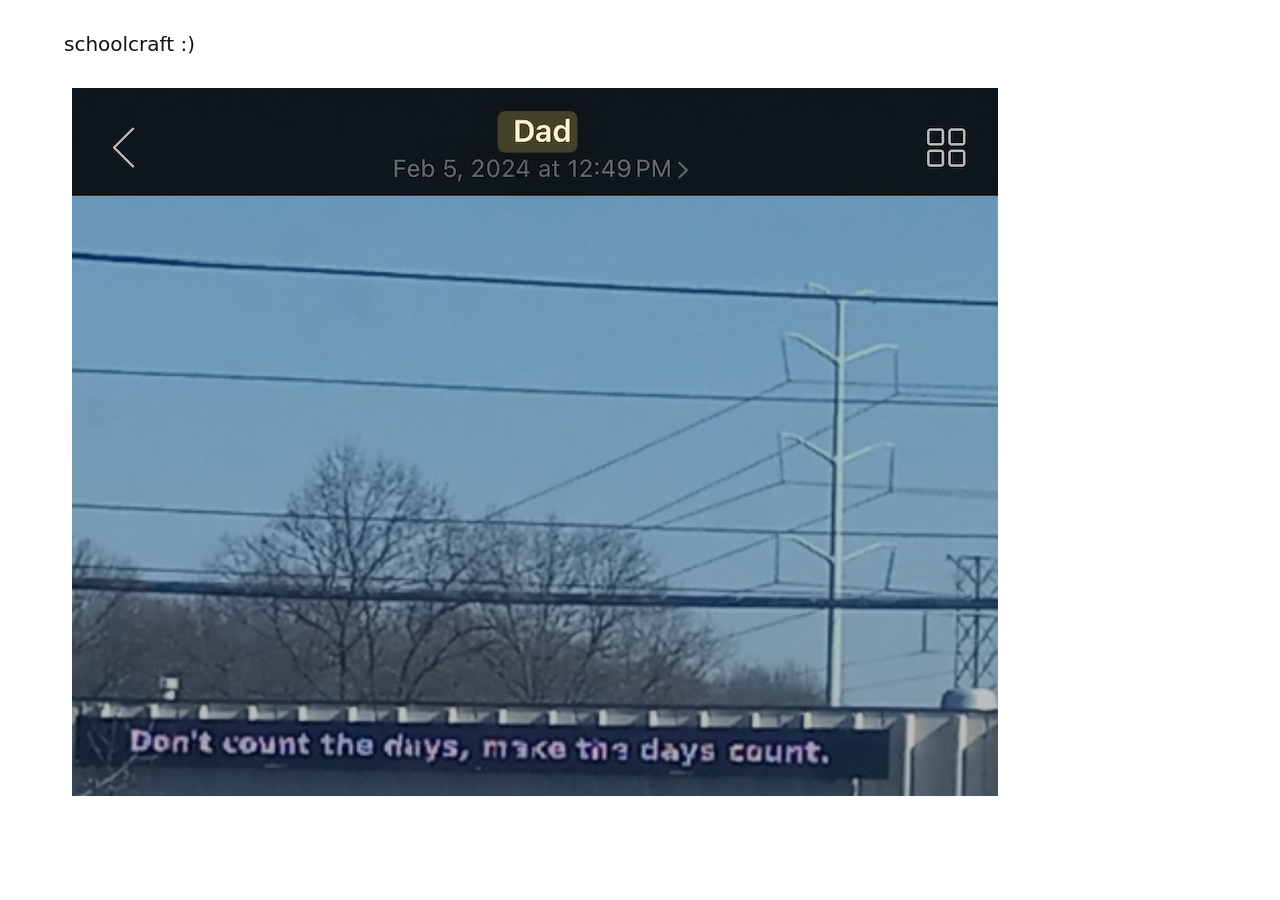
<file: schoolcraft/index.html>
<!doctype html>
<html lang="en">
<head>
  <meta charset="utf-8">
  <meta name="viewport" content="width=device-width, initial-scale=1">
  <title>schoolcraft :)</title>
  <style>
    body {
      margin: 0;
      padding: 2rem;
      color: #111;
      background: #fff;
      font-family: system-ui, sans-serif;
    }

    main {
      width: min(100%, 72rem);
      margin: 0 auto;
    }

    h1 {
      margin: 0 0 2rem;
      font-size: 1.25rem;
      font-weight: 400;
    }

    img {
      display: block;
      max-width: 100%;
      height: auto;
      opacity: 0;
      transition: opacity 5s ease;
    }

    img.loaded {
      opacity: 1;
    }

    @media (prefers-reduced-motion: reduce) {
      img {
        opacity: 1;
        transition: none;
      }
    }
  </style>
</head>
<body>
  <main>
    <h1>schoolcraft :)</h1>
    <img id="schoolcraft-image" alt="">
  </main>
  <script>
    const images = [
      "pics-sc/Screenshot 2026-08-05 at 10.51.17 AM.png",
      "pics-sc/Screenshot 2026-08-05 at 10.51.32 AM.png",
      "pics-sc/Screenshot 2026-08-05 at 10.51.42 AM.png",
      "pics-sc/Screenshot 2026-08-05 at 10.52.07 AM.png",
      "pics-sc/Screenshot 2026-08-05 at 10.52.15 AM.png",
      "pics-sc/Screenshot 2026-08-05 at 10.52.25 AM.png",
      "pics-sc/Screenshot 2026-08-05 at 10.52.40 AM.png",
      "pics-sc/Screenshot 2026-08-05 at 10.52.46 AM.png",
      "pics-sc/Screenshot 2026-08-05 at 10.52.54 AM.png",
      "pics-sc/Screenshot 2026-08-05 at 10.53.02 AM.png",
      "pics-sc/Screenshot 2026-08-05 at 10.53.20 AM.png",
      "pics-sc/Screenshot 2026-08-05 at 10.53.45 AM.png",
      "pics-sc/Screenshot 2026-08-05 at 10.53.55 AM.png",
      "pics-sc/Screenshot 2026-08-05 at 10.54.26 AM.png",
      "pics-sc/Screenshot 2026-08-05 at 10.54.49 AM.png"
    ];
    const image = document.getElementById("schoolcraft-image");
    image.addEventListener("load", () => image.classList.add("loaded"));
    image.src = images[Math.floor(Math.random() * images.length)];
  </script>
</body>
</html>
</file>
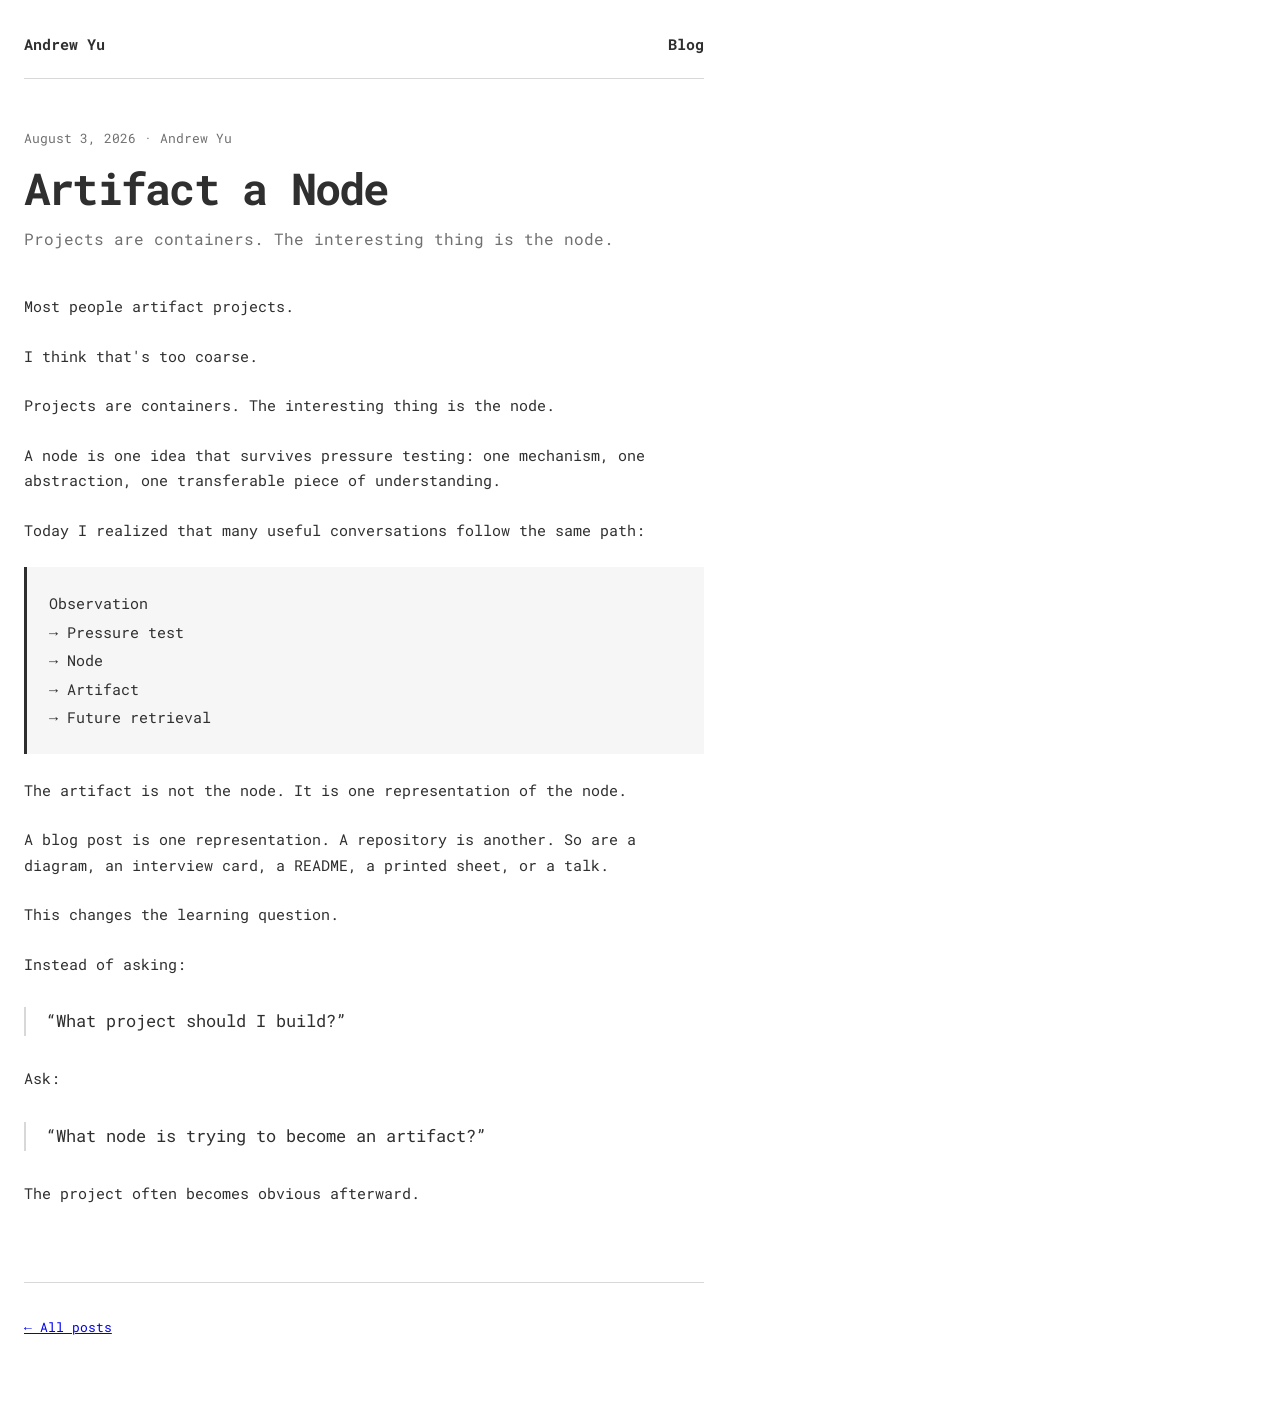
<file: blog/artifact-a-node/index.html>
<!doctype html>
<html lang="en">
<head>
  <meta charset="utf-8">
  <meta name="viewport" content="width=device-width, initial-scale=1">
  <title>Artifact a Node — Andrew Yu</title>
  <meta name="description" content="Projects are containers. The interesting thing is the node: one idea that survives pressure testing and becomes available for future retrieval.">
  <meta name="author" content="Andrew Yu">
  <link rel="canonical" href="https://andrewyu.co/blog/artifact-a-node/">

  <meta property="og:type" content="article">
  <meta property="og:site_name" content="Andrew Yu">
  <meta property="og:title" content="Artifact a Node">
  <meta property="og:description" content="Projects are containers. The interesting thing is the node: one idea that survives pressure testing and becomes available for future retrieval.">
  <meta property="og:url" content="https://andrewyu.co/blog/artifact-a-node/">
  <meta property="article:published_time" content="2026-08-03">
  <meta property="article:author" content="Andrew Yu">

  <script type="application/ld+json">
  {
    "@context": "https://schema.org",
    "@type": "BlogPosting",
    "headline": "Artifact a Node",
    "description": "Projects are containers. The interesting thing is the node: one idea that survives pressure testing and becomes available for future retrieval.",
    "datePublished": "2026-08-03",
    "author": {
      "@type": "Person",
      "name": "Andrew Yu",
      "url": "https://andrewyu.co/"
    },
    "mainEntityOfPage": "https://andrewyu.co/blog/artifact-a-node/",
    "url": "https://andrewyu.co/blog/artifact-a-node/"
  }
  </script>

  <link rel="preconnect" href="https://fonts.googleapis.com">
  <link rel="preconnect" href="https://fonts.gstatic.com" crossorigin>
  <link href="https://fonts.googleapis.com/css2?family=Roboto+Mono&amp;display=swap" rel="stylesheet">
  <link rel="stylesheet" href="/blog/styles.css">
</head>

<body>
  <header class="site-header">
    <a href="/">Andrew Yu</a>
    <nav aria-label="Primary navigation">
      <a href="/blog/">Blog</a>
    </nav>
  </header>

  <main>
    <article>
      <header class="article-header">
        <p class="article-meta"><time datetime="2026-08-03">August 3, 2026</time> · Andrew Yu</p>
        <h1>Artifact a Node</h1>
        <p class="article-summary">Projects are containers. The interesting thing is the node.</p>
      </header>

      <div class="article-body">
        <p>Most people artifact projects.</p>

        <p>I think that's too coarse.</p>

        <p>Projects are containers. The interesting thing is the node.</p>

        <p>A node is one idea that survives pressure testing: one mechanism, one abstraction, one transferable piece of understanding.</p>

        <p>Today I realized that many useful conversations follow the same path:</p>

        <p class="sequence">
          Observation<br>
          → Pressure test<br>
          → Node<br>
          → Artifact<br>
          → Future retrieval
        </p>

        <p>The artifact is not the node. It is one representation of the node.</p>

        <p>A blog post is one representation. A repository is another. So are a diagram, an interview card, a README, a printed sheet, or a talk.</p>

        <p>This changes the learning question.</p>

        <p>Instead of asking:</p>

        <blockquote>
          <p>“What project should I build?”</p>
        </blockquote>

        <p>Ask:</p>

        <blockquote>
          <p>“What node is trying to become an artifact?”</p>
        </blockquote>

        <p>The project often becomes obvious afterward.</p>
      </div>
    </article>
  </main>

  <footer class="site-footer">
    <p><a href="/blog/">← All posts</a></p>
  </footer>
</body>
</html>
</file>
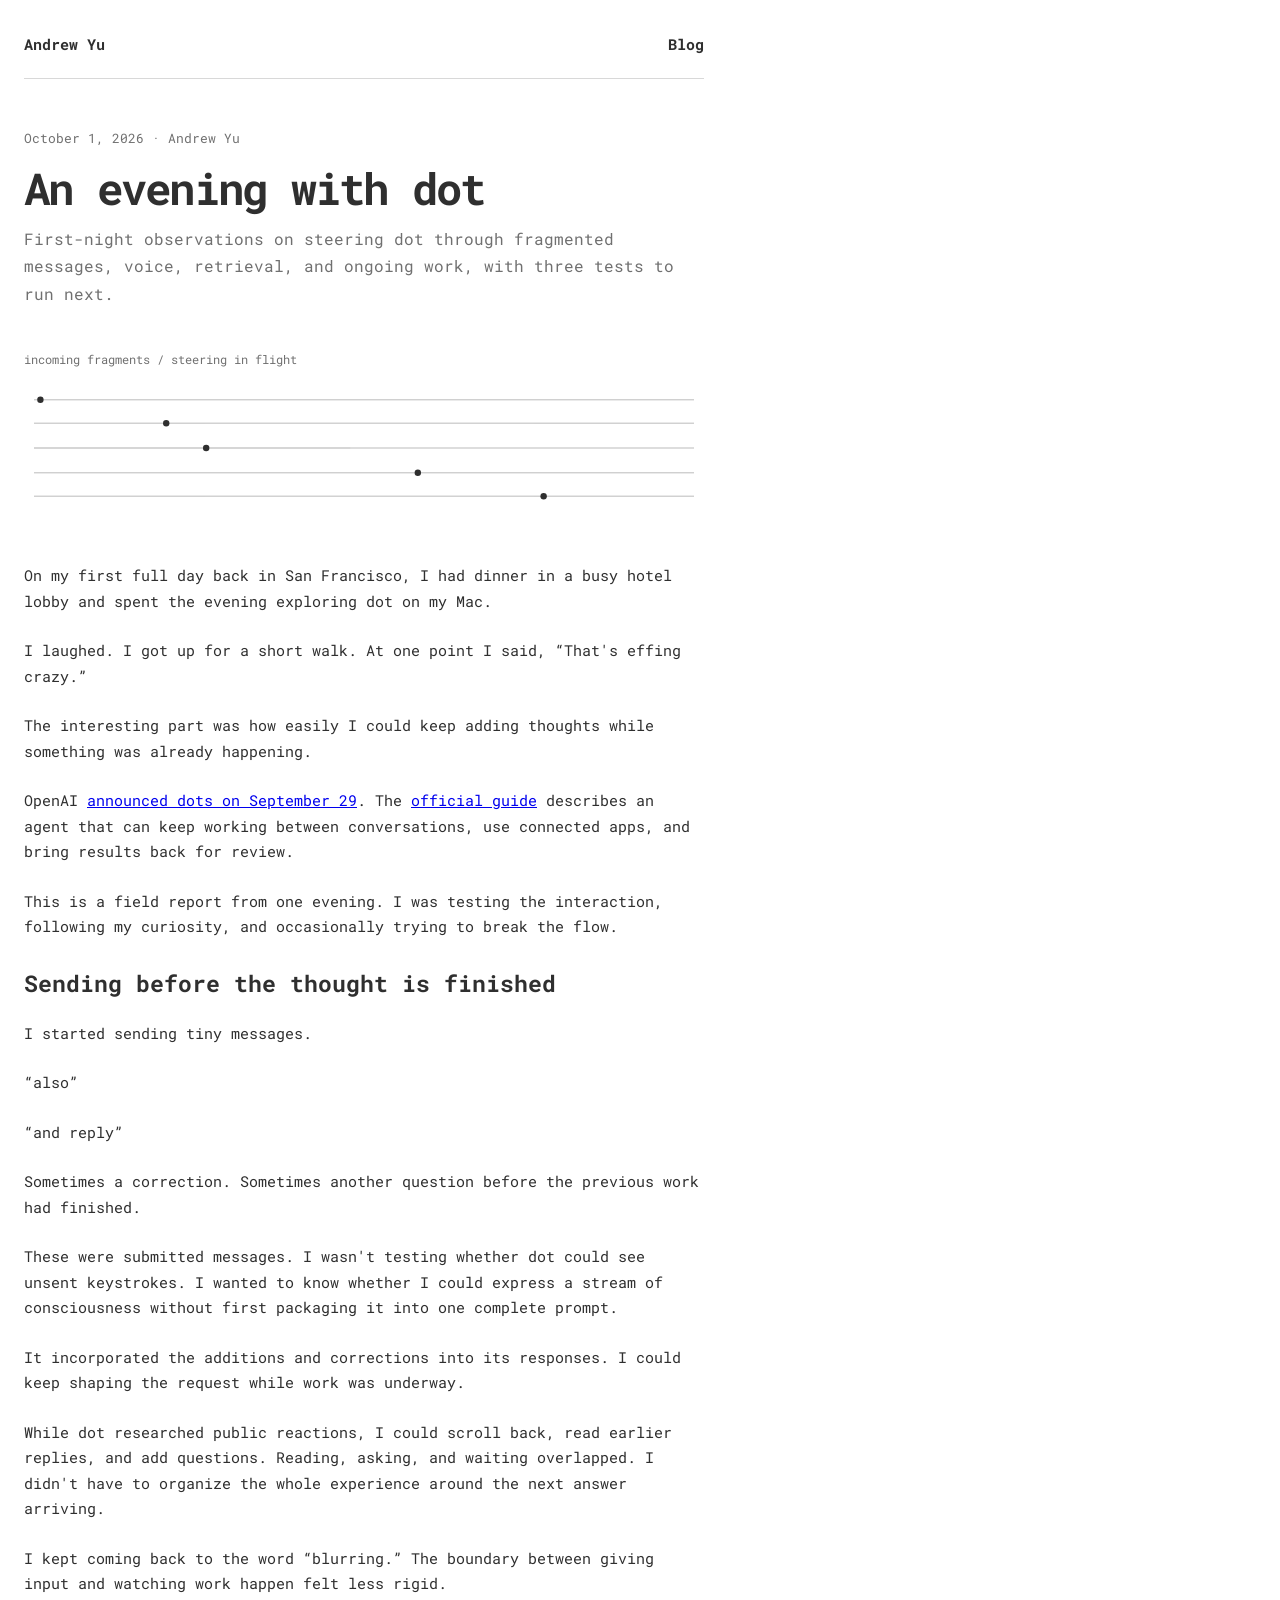
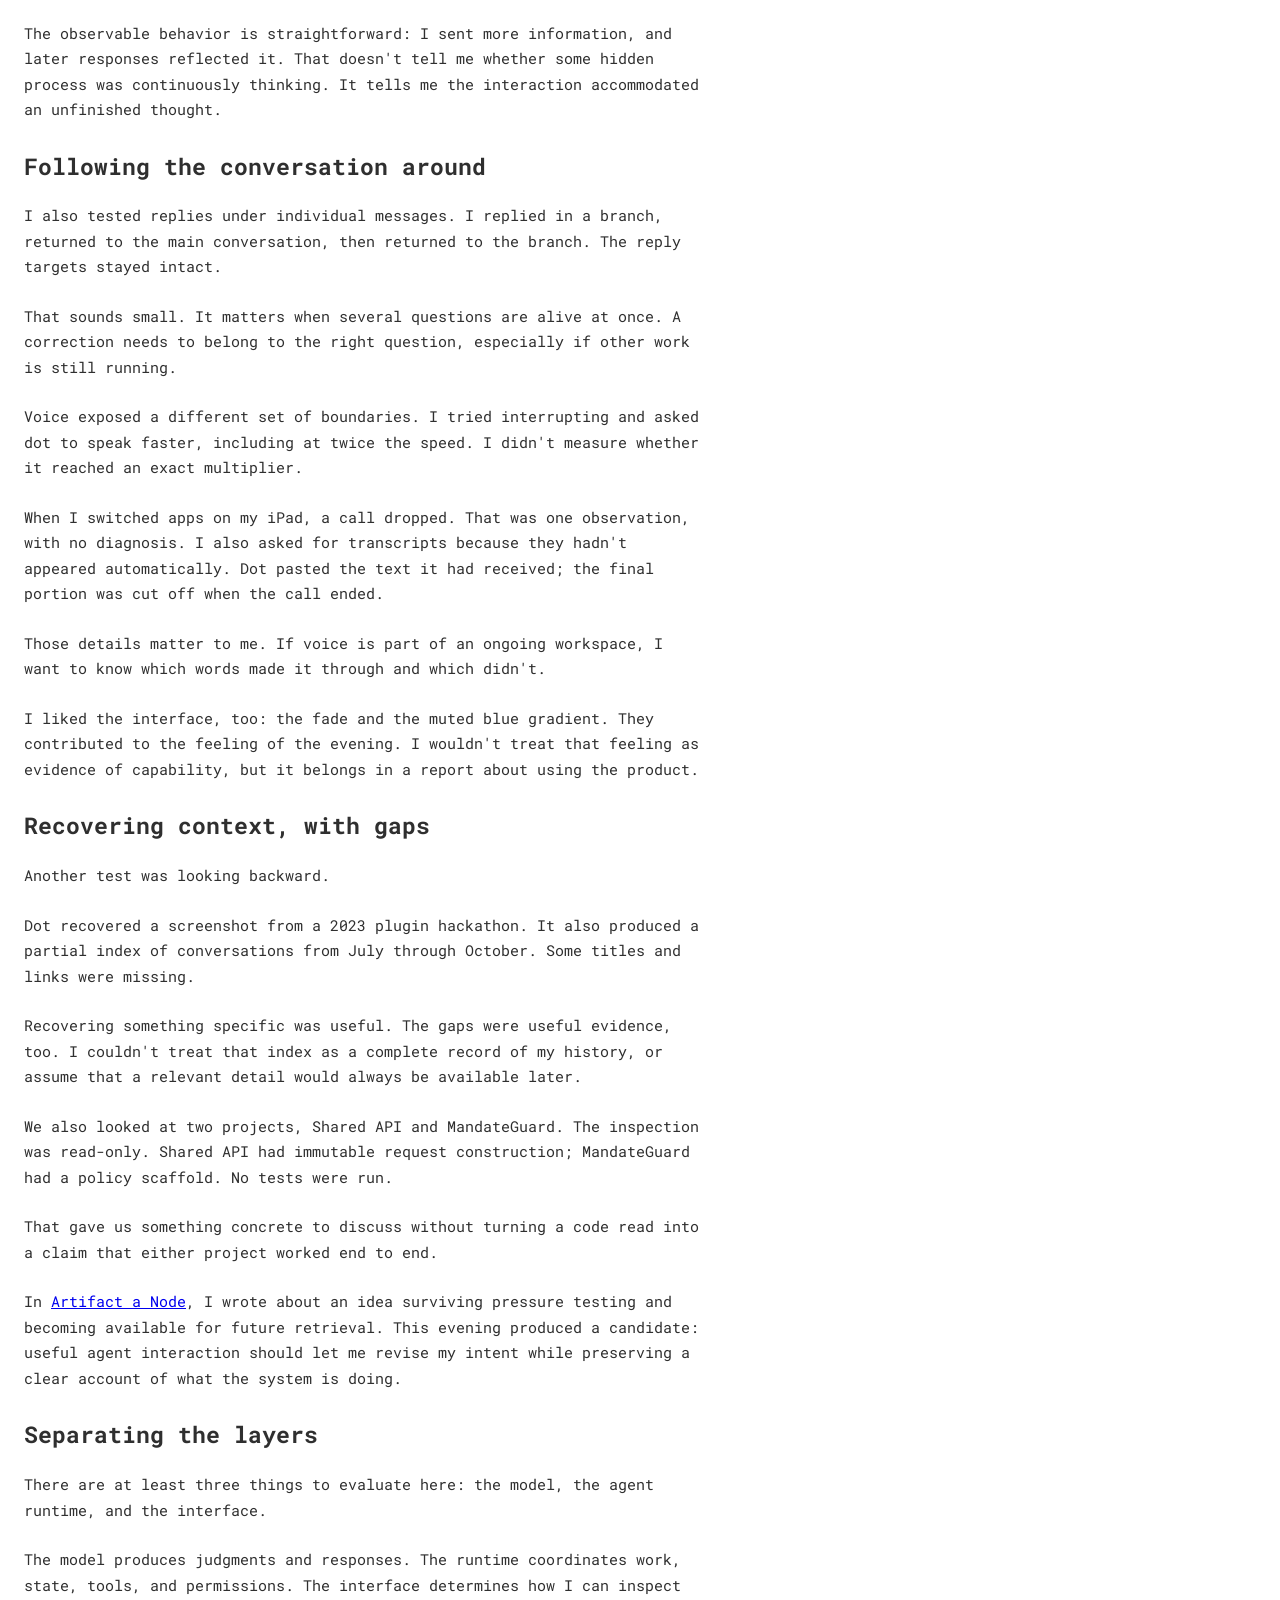
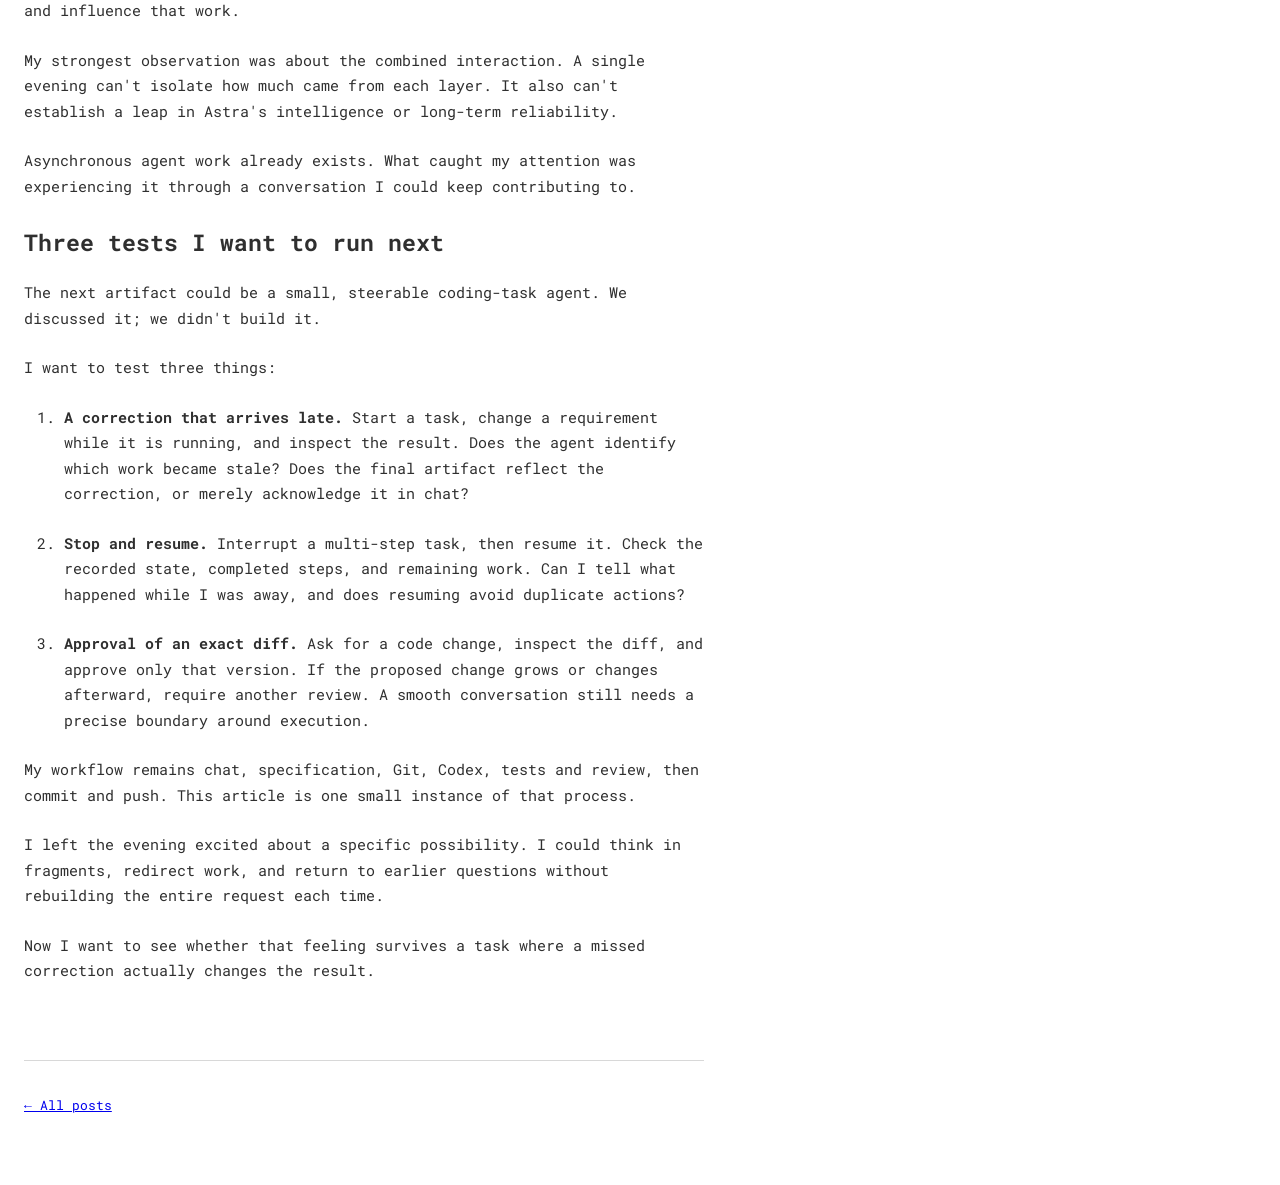
<file: blog/first-evening-with-dot/index.html>
<!doctype html>
<html lang="en">
<head>
  <meta charset="utf-8">
  <meta name="viewport" content="width=device-width, initial-scale=1">
  <title>An evening with dot — Andrew Yu</title>
  <meta name="description" content="First-night observations on steering dot through fragmented messages, voice, retrieval, and ongoing work, with three tests to run next.">
  <meta name="author" content="Andrew Yu">
  <link rel="canonical" href="https://andrewyu.co/blog/first-evening-with-dot/">

  <meta property="og:type" content="article">
  <meta property="og:site_name" content="Andrew Yu">
  <meta property="og:title" content="An evening with dot">
  <meta property="og:description" content="First-night observations on steering dot through fragmented messages, voice, retrieval, and ongoing work, with three tests to run next.">
  <meta property="og:url" content="https://andrewyu.co/blog/first-evening-with-dot/">
  <meta property="article:published_time" content="2026-10-01">
  <meta property="article:author" content="Andrew Yu">

  <script type="application/ld+json">
  {
    "@context": "https://schema.org",
    "@type": "BlogPosting",
    "headline": "An evening with dot",
    "description": "First-night observations on steering dot through fragmented messages, voice, retrieval, and ongoing work, with three tests to run next.",
    "datePublished": "2026-10-01",
    "author": {
      "@type": "Person",
      "name": "Andrew Yu",
      "url": "https://andrewyu.co/"
    },
    "mainEntityOfPage": "https://andrewyu.co/blog/first-evening-with-dot/",
    "url": "https://andrewyu.co/blog/first-evening-with-dot/"
  }
  </script>

  <link rel="preconnect" href="https://fonts.googleapis.com">
  <link rel="preconnect" href="https://fonts.gstatic.com" crossorigin>
  <link href="https://fonts.googleapis.com/css2?family=Roboto+Mono&amp;display=swap" rel="stylesheet">
  <link rel="stylesheet" href="/blog/styles.css">
</head>

<body>
  <header class="site-header">
    <a href="/">Andrew Yu</a>
    <nav aria-label="Primary navigation">
      <a href="/blog/">Blog</a>
    </nav>
  </header>

  <main>
    <article>
      <header class="article-header">
	<p class="article-meta"><time datetime="2026-10-01">October 1, 2026</time> · Andrew Yu</p>
	<h1>An evening with dot</h1>
	<p class="article-summary">First-night observations on steering dot through fragmented messages, voice, retrieval, and ongoing work, with three tests to run next.</p>
      </header>

      <figure class="incoming-fragments">
	<figcaption>incoming fragments / steering in flight</figcaption>
	<canvas id="incoming-fragments" role="img" aria-label="Incoming fragments join five moving work threads; one correction redirects the middle thread while the other four continue.">
	  Five work threads continue as incoming fragments join them and one correction redirects the middle thread.
	</canvas>
      </figure>

      <div class="article-body">
	<p>On my first full day back in San Francisco, I had dinner in a busy hotel lobby and spent the evening exploring dot on my Mac.</p>

	<p>I laughed. I got up for a short walk. At one point I said, “That's effing crazy.”</p>

	<p>The interesting part was how easily I could keep adding thoughts while something was already happening.</p>

	<p>OpenAI <a href="https://help.openai.com/en/articles/6825453-chatgpt-release-notes">announced dots on September 29</a>. The <a href="https://help.openai.com/en/articles/20001530-getting-started-with-your-dot">official guide</a> describes an agent that can keep working between conversations, use connected apps, and bring results back for review.</p>

	<p>This is a field report from one evening. I was testing the interaction, following my curiosity, and occasionally trying to break the flow.</p>

	<h2>Sending before the thought is finished</h2>

	<p>I started sending tiny messages.</p>

	<p>“also”</p>

	<p>“and reply”</p>

	<p>Sometimes a correction. Sometimes another question before the previous work had finished.</p>

	<p>These were submitted messages. I wasn't testing whether dot could see unsent keystrokes. I wanted to know whether I could express a stream of consciousness without first packaging it into one complete prompt.</p>

	<p>It incorporated the additions and corrections into its responses. I could keep shaping the request while work was underway.</p>

	<p>While dot researched public reactions, I could scroll back, read earlier replies, and add questions. Reading, asking, and waiting overlapped. I didn't have to organize the whole experience around the next answer arriving.</p>

	<p>I kept coming back to the word “blurring.” The boundary between giving input and watching work happen felt less rigid.</p>

	<p>The observable behavior is straightforward: I sent more information, and later responses reflected it. That doesn't tell me whether some hidden process was continuously thinking. It tells me the interaction accommodated an unfinished thought.</p>

	<h2>Following the conversation around</h2>

	<p>I also tested replies under individual messages. I replied in a branch, returned to the main conversation, then returned to the branch. The reply targets stayed intact.</p>

	<p>That sounds small. It matters when several questions are alive at once. A correction needs to belong to the right question, especially if other work is still running.</p>

	<p>Voice exposed a different set of boundaries. I tried interrupting and asked dot to speak faster, including at twice the speed. I didn't measure whether it reached an exact multiplier.</p>

	<p>When I switched apps on my iPad, a call dropped. That was one observation, with no diagnosis. I also asked for transcripts because they hadn't appeared automatically. Dot pasted the text it had received; the final portion was cut off when the call ended.</p>

	<p>Those details matter to me. If voice is part of an ongoing workspace, I want to know which words made it through and which didn't.</p>

	<p>I liked the interface, too: the fade and the muted blue gradient. They contributed to the feeling of the evening. I wouldn't treat that feeling as evidence of capability, but it belongs in a report about using the product.</p>

	<h2>Recovering context, with gaps</h2>

	<p>Another test was looking backward.</p>

	<p>Dot recovered a screenshot from a 2023 plugin hackathon. It also produced a partial index of conversations from July through October. Some titles and links were missing.</p>

	<p>Recovering something specific was useful. The gaps were useful evidence, too. I couldn't treat that index as a complete record of my history, or assume that a relevant detail would always be available later.</p>

	<p>We also looked at two projects, Shared API and MandateGuard. The inspection was read-only. Shared API had immutable request construction; MandateGuard had a policy scaffold. No tests were run.</p>

	<p>That gave us something concrete to discuss without turning a code read into a claim that either project worked end to end.</p>

	<p>In <a href="https://andrewyu.co/blog/artifact-a-node/">Artifact a Node</a>, I wrote about an idea surviving pressure testing and becoming available for future retrieval. This evening produced a candidate: useful agent interaction should let me revise my intent while preserving a clear account of what the system is doing.</p>

	<h2>Separating the layers</h2>

	<p>There are at least three things to evaluate here: the model, the agent runtime, and the interface.</p>

	<p>The model produces judgments and responses. The runtime coordinates work, state, tools, and permissions. The interface determines how I can inspect and influence that work.</p>

	<p>My strongest observation was about the combined interaction. A single evening can't isolate how much came from each layer. It also can't establish a leap in Astra's intelligence or long-term reliability.</p>

	<p>Asynchronous agent work already exists. What caught my attention was experiencing it through a conversation I could keep contributing to.</p>

	<h2>Three tests I want to run next</h2>

	<p>The next artifact could be a small, steerable coding-task agent. We discussed it; we didn't build it.</p>

	<p>I want to test three things:</p>

	<ol>
	  <li><p><strong>A correction that arrives late.</strong> Start a task, change a requirement while it is running, and inspect the result. Does the agent identify which work became stale? Does the final artifact reflect the correction, or merely acknowledge it in chat?</p></li>
	  <li><p><strong>Stop and resume.</strong> Interrupt a multi-step task, then resume it. Check the recorded state, completed steps, and remaining work. Can I tell what happened while I was away, and does resuming avoid duplicate actions?</p></li>
	  <li><p><strong>Approval of an exact diff.</strong> Ask for a code change, inspect the diff, and approve only that version. If the proposed change grows or changes afterward, require another review. A smooth conversation still needs a precise boundary around execution.</p></li>
	</ol>

	<p>My workflow remains chat, specification, Git, Codex, tests and review, then commit and push. This article is one small instance of that process.</p>

	<p>I left the evening excited about a specific possibility. I could think in fragments, redirect work, and return to earlier questions without rebuilding the entire request each time.</p>

	<p>Now I want to see whether that feeling survives a task where a missed correction actually changes the result.</p>
      </div>
    </article>
  </main>

  <footer class="site-footer">
    <p><a href="/blog/">← All posts</a></p>
  </footer>

<script>
(function () {
  const canvas = document.getElementById("incoming-fragments");
  if (!canvas) return;

  const ctx = canvas.getContext("2d", { alpha: true });
  const motion = window.matchMedia("(prefers-reduced-motion: reduce)");
  const accent = "#0000ee";
  const fragments = [
    ["also", 0.12, 0, 0.02, 0.14, true],
    ["wait", 0.28, 2, 0.06, 0.2, false],
    ["one more", 0.76, 4, 0.1, 0.24, true],
    ["and reply", 0.66, 3, 0.14, 0.29, true],
    ["context", 0.34, 1, 0.18, 0.32, true],
    ["question", 0.82, 0, 0.22, 0.36, false],
    ["correction", 0.48, 2, 0.26, 0.42, true],
    ["actually", 0.18, 4, 0.32, 0.46, false],
    ["detail", 0.58, 1, 0.37, 0.51, false],
    ["clarify", 0.73, 3, 0.42, 0.56, false],
    ["change", 0.25, 0, 0.47, 0.61, false],
    ["what if", 0.52, 4, 0.52, 0.66, false],
    ["keep going", 0.7, 1, 0.57, 0.71, false],
    ["another", 0.38, 3, 0.62, 0.76, false],
    ["revise", 0.84, 2, 0.67, 0.81, false]
  ];
  let width, height, frameId, startedAt;
  let visible = false;
  let running = false;

  function line(x1, y1, x2, y2, color, dashed) {
    ctx.beginPath();
    ctx.moveTo(x1, y1);
    ctx.lineTo(x2, y2);
    ctx.setLineDash(dashed ? [4, 5] : []);
    ctx.strokeStyle = color;
    ctx.lineWidth = 1;
    ctx.stroke();
    ctx.setLineDash([]);
  }

  function dot(x, y, color) {
    ctx.beginPath();
    ctx.arc(x, y, 3.2, 0, Math.PI * 2);
    ctx.fillStyle = color;
    ctx.fill();
  }

  function fragment(label, x, targetY, start, end, color, time, still) {
    if (!still && (time < start || time > end + 0.1)) return;
    const progress = still ? 1 : Math.max(0, Math.min(1, (time - start) / (end - start)));
    const y = 14 + (targetY - 14) * progress;
    ctx.fillStyle = color;
    ctx.fillRect(x - 2.5, y - 2.5, 5, 5);
    ctx.font = "11px Roboto Mono, monospace";
    ctx.fillText(label, x + 8, y - 7);
  }

  function draw(now, still) {
    const time = still ? 0.7 : (now % 7000) / 7000;
    const redirect = still ? 1 : Math.max(0, Math.min(1, (time - 0.42) / 0.14));
    ctx.clearRect(0, 0, width, height);

    const left = 10;
    const right = width - 10;
    const threads = [0.17, 0.33, 0.5, 0.67, 0.83].map(value => height * value);
    const middle = threads[2];
    const junction = width * 0.48;
    const redirectY = height * 0.41;

    threads.forEach((y, index) => {
      if (index === 2) return;
      line(left, y, right, y, "rgba(0,0,0,0.27)");
      const x = left + (right - left) * ((time * (1.25 + index * 0.08) + index * 0.19) % 1);
      dot(x, y, "#2f2f2f");
    });
    line(left, middle, junction, middle, "rgba(0,0,0,0.32)");
    line(junction, middle, right, middle, `rgba(0,0,0,${0.27 - redirect * 0.17})`, redirect > 0.1);
    line(junction, middle, junction + (right - junction) * redirect, middle + (redirectY - middle) * redirect, accent);

    const middleX = left + (right - left) * ((time * 1.4 + 0.25) % 1);
    const middleY = redirect > 0.2 && middleX > junction
      ? middle + (redirectY - middle) * ((middleX - junction) / (right - junction))
      : middle;

    dot(middleX, middleY, redirect > 0.2 ? accent : "#2f2f2f");

    fragments.forEach(([label, x, thread, start, end, showStill]) => {
      if (still && !showStill) return;
      fragment(label, width * x, threads[thread], start, end, label === "correction" ? accent : "#2f2f2f", time, still);
    });
  }

  function resize() {
    const rect = canvas.getBoundingClientRect();
    const dpr = Math.min(window.devicePixelRatio || 1, 1.5);
    width = rect.width;
    height = rect.height;
    canvas.width = Math.floor(width * dpr);
    canvas.height = Math.floor(height * dpr);
    ctx.setTransform(dpr, 0, 0, dpr, 0, 0);
    draw(0, true);
  }

  function frame(now) {
    if (!running) return;
    draw(now - startedAt, false);
    frameId = requestAnimationFrame(frame);
  }

  function update() {
    cancelAnimationFrame(frameId);
    running = visible && !motion.matches;
    draw(0, true);
    if (!running) return;
    startedAt = performance.now();
    frameId = requestAnimationFrame(frame);
  }

  resize();
  window.addEventListener("resize", resize, { passive: true });

  if ("IntersectionObserver" in window) {
    new IntersectionObserver(entries => {
      visible = entries[0].isIntersecting;
      update();
    }, { rootMargin: "120px" }).observe(canvas);
  } else {
    visible = true;
    update();
  }

  motion.addEventListener("change", update);
})();
</script>
</body>
</html>
</file>
<file: blog/styles.css>
:root {
  color-scheme: light;
  --background: #fff;
  --text: #2f2f2f;
  --muted: #707070;
  --line: #d8d8d8;
  --link: #0000ee;
  --measure: 680px;
}

* {
  box-sizing: border-box;
}

html {
  background: var(--background);
}

body {
  margin: 0;
  padding: 32px 24px 56px;
  color: var(--text);
  background: var(--background);
  font-family: "Roboto Mono", ui-monospace, SFMono-Regular, Menlo, Monaco, Consolas, monospace;
  font-size: 15px;
  line-height: 1.7;
}

.site-header,
main,
.site-footer {
  width: 100%;
  max-width: var(--measure);
}

.site-header {
  display: flex;
  justify-content: space-between;
  gap: 24px;
  padding-bottom: 20px;
  border-bottom: 1px solid var(--line);
}

.site-header a {
  color: var(--text);
  font-weight: 700;
  text-decoration: none;
}

.site-header nav {
  display: flex;
  gap: 18px;
}

a {
  color: var(--link);
}

main {
  padding: 48px 0 24px;
}

h1 {
  margin: 0 0 12px;
  font-size: clamp(30px, 7vw, 44px);
  line-height: 1.15;
  letter-spacing: -0.04em;
}

.intro,
.article-summary {
  margin: 0;
  color: var(--muted);
  font-size: 16px;
}

.post-list {
  margin: 40px 0 0;
  padding: 0;
  list-style: none;
}

.post-list li {
  padding: 22px 0;
  border-top: 1px solid var(--line);
}

.post-list h2 {
  margin: 0 0 4px;
  font-size: 19px;
  line-height: 1.4;
}

.post-list p {
  margin: 8px 0 0;
}

.post-list time,
.article-meta {
  color: var(--muted);
  font-size: 13px;
}

.article-header {
  margin-bottom: 42px;
}

.article-meta {
  margin: 0 0 14px;
}

.incoming-fragments {
  margin: 0 0 42px;
}

.incoming-fragments figcaption {
  margin: 0 0 6px;
  color: var(--muted);
  font-size: 12px;
}

.incoming-fragments canvas {
  display: block;
  width: 100%;
  height: 146px;
  pointer-events: none;
  contain: layout paint;
}

.article-body p {
  margin: 0 0 24px;
}

.sequence {
  margin: 34px 0;
  padding: 22px;
  border-left: 3px solid var(--text);
  background: #f6f6f6;
  line-height: 1.9;
}

blockquote {
  margin: 30px 0;
  padding-left: 20px;
  border-left: 2px solid var(--line);
  font-size: 17px;
}

blockquote p {
  margin-bottom: 0;
}

img {
  display: block;
  max-width: 100%;
  height: auto;
}

pre {
  overflow-x: auto;
  padding: 18px;
  background: #f6f6f6;
  border: 1px solid var(--line);
}

code {
  font: inherit;
}

.site-footer {
  margin-top: 28px;
  padding-top: 20px;
  border-top: 1px solid var(--line);
  color: var(--muted);
  font-size: 13px;
}

@media (max-width: 560px) {
  body {
    padding: 22px 18px 40px;
    font-size: 14px;
  }

  main {
    padding-top: 36px;
  }

  .site-header {
    align-items: baseline;
  }

  .sequence {
    padding: 18px;
  }

  .incoming-fragments {
    margin-bottom: 36px;
  }

  .incoming-fragments canvas {
    height: 116px;
  }
}
</file>
